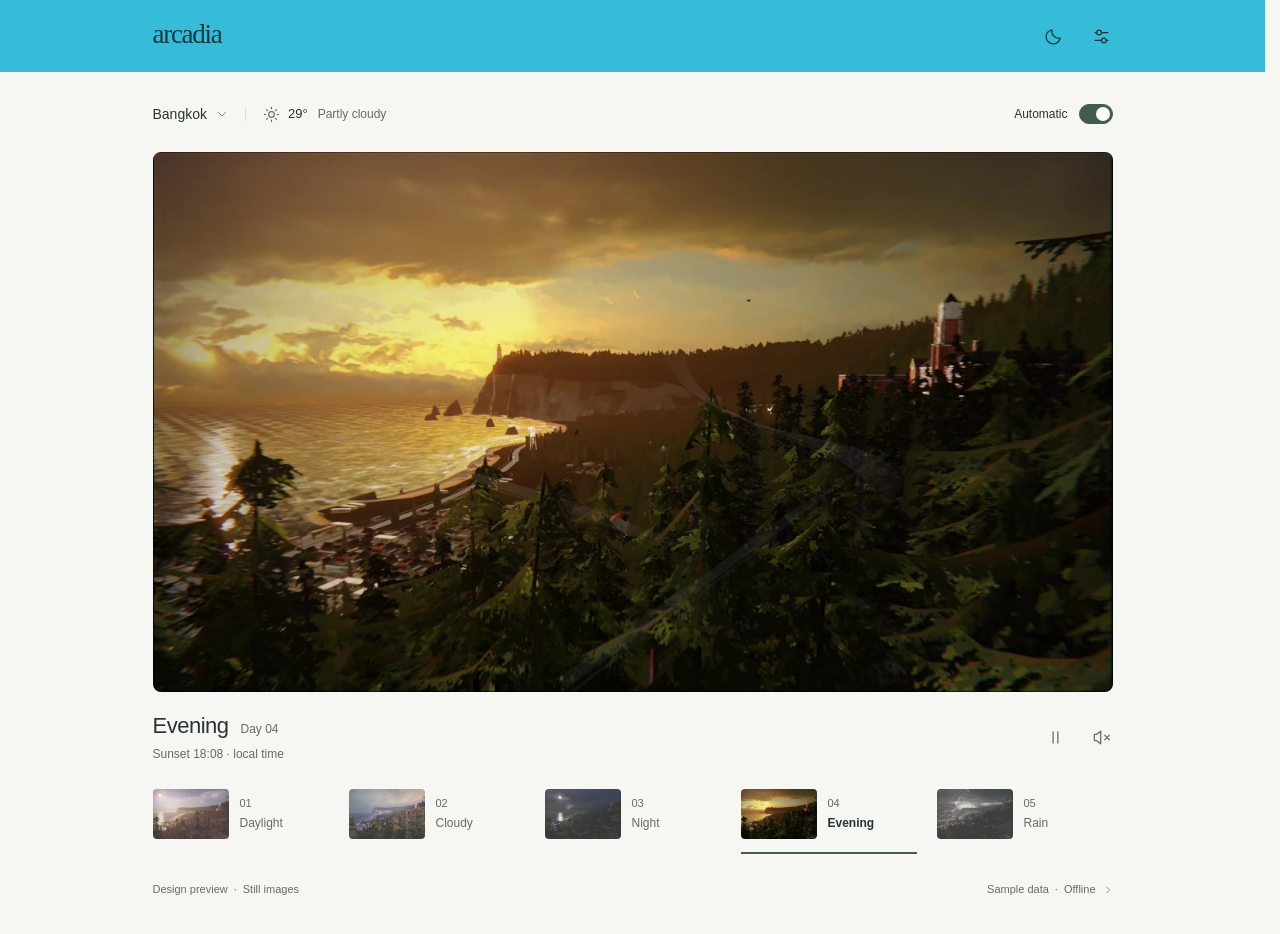
<file: ui-draft/index.html>
<!doctype html>
<html lang="en" data-theme="light">
<head>
  <meta charset="utf-8">
  <meta name="viewport" content="width=device-width, initial-scale=1">
  <meta name="color-scheme" content="light dark">
  <meta name="description" content="A minimal interface draft for Arcadia Weather.">
  <title>Arcadia Weather — Design preview</title>
  <link rel="icon" href="data:image/svg+xml,%3Csvg xmlns='http://www.w3.org/2000/svg' viewBox='0 0 40 40'%3E%3Crect width='40' height='40' rx='10' fill='%232b2c29'/%3E%3Cpath d='M10 29L20 10l10 19M14 23h12' fill='none' stroke='%23f7f7f3' stroke-width='2'/%3E%3C/svg%3E">
  <link rel="stylesheet" href="styles.css">
  <script src="app.js" defer></script>
</head>
<body>
  <a class="skip-link" href="#wallpaper">Skip to wallpaper</a>
  <svg class="icon-library" xmlns="http://www.w3.org/2000/svg" aria-hidden="true">
    <symbol id="i-pin" viewBox="0 0 24 24"><path d="M20 10c0 6-8 11-8 11S4 16 4 10a8 8 0 1 1 16 0Z"/><circle cx="12" cy="10" r="2.5"/></symbol>
    <symbol id="i-sun" viewBox="0 0 24 24"><circle cx="12" cy="12" r="4"/><path d="M12 2v2m0 16v2M2 12h2m16 0h2M5 5l1.5 1.5m11 11L19 19M5 19l1.5-1.5m11-11L19 5"/></symbol>
    <symbol id="i-moon" viewBox="0 0 24 24"><path d="M20.5 14A9 9 0 0 1 10 3.5 9 9 0 1 0 20.5 14Z"/></symbol>
    <symbol id="i-cloud" viewBox="0 0 24 24"><path d="M6 18a4 4 0 0 1-.7-7.9 6 6 0 0 1 11.6-1A4.5 4.5 0 1 1 18 18Z"/></symbol>
    <symbol id="i-rain" viewBox="0 0 24 24"><path d="M5 15a4 4 0 0 1 .3-7.3 6 6 0 0 1 11.6-1A4.5 4.5 0 0 1 20 15M8 17l-1 3m6-3-1 3m6-3-1 3"/></symbol>
    <symbol id="i-sunset" viewBox="0 0 24 24"><path d="M3 17h18M5 21h14M7 17a5 5 0 0 1 10 0M12 3v4M4 9l2 2m14-2-2 2M12 3l-2 2m2-2 2 2"/></symbol>
    <symbol id="i-refresh" viewBox="0 0 24 24"><path d="M20 7v5h-5M4 17v-5h5M6.2 6.2A8 8 0 0 1 20 12M4 12a8 8 0 0 0 13.8 5.8"/></symbol>
    <symbol id="i-arrow" viewBox="0 0 24 24"><path d="M5 12h14m-5-5 5 5-5 5"/></symbol>
    <symbol id="i-chevron" viewBox="0 0 24 24"><path d="m9 5 7 7-7 7"/></symbol>
    <symbol id="i-pause" viewBox="0 0 24 24"><path d="M9 5v14M15 5v14"/></symbol>
    <symbol id="i-play" viewBox="0 0 24 24"><path d="m8 5 11 7-11 7Z"/></symbol>
    <symbol id="i-volume" viewBox="0 0 24 24"><path d="M11 4 6 8H3v8h3l5 4ZM15 8a6 6 0 0 1 0 8m3-11a10 10 0 0 1 0 14"/></symbol>
    <symbol id="i-muted" viewBox="0 0 24 24"><path d="M11 4 6 8H3v8h3l5 4Zm5 5 6 6m0-6-6 6"/></symbol>
    <symbol id="i-locate" viewBox="0 0 24 24"><circle cx="12" cy="12" r="7"/><circle cx="12" cy="12" r="2"/><path d="M12 2v3m0 14v3M2 12h3m14 0h3"/></symbol>
    <symbol id="i-check" viewBox="0 0 24 24"><path d="m5 12 4 4L19 6"/></symbol>
    <symbol id="i-monitor" viewBox="0 0 24 24"><rect x="3" y="3" width="18" height="13" rx="2"/><path d="M12 16v5m-5 0h10"/></symbol>
    <symbol id="i-search" viewBox="0 0 24 24"><circle cx="10.5" cy="10.5" r="6.5"/><path d="m16 16 5 5"/></symbol>
  <symbol id="i-settings" viewBox="0 0 24 24"><path d="M4 7h16M4 17h16"/><circle cx="9" cy="7" r="3" fill="var(--background)"/><circle cx="15" cy="17" r="3" fill="var(--background)"/></symbol><symbol id="i-close" viewBox="0 0 24 24"><path d="m6 6 12 12M6 18 18 6"/></symbol></svg>
  <header class="app-header">
    <div class="app-shell header-inner">
      <span class="wordmark">arcadia<span class="sr-only"> Weather</span></span>
      <div class="header-actions">
        <button class="icon-button" id="theme-button" aria-label="Switch to dark theme" title="Appearance"><svg class="icon" aria-hidden="true"><use href="#i-moon"/></svg></button>
        <button class="icon-button" data-open="settings-dialog" aria-haspopup="dialog" aria-label="Open settings" title="Settings"><svg class="icon" aria-hidden="true"><use href="#i-settings"/></svg></button>
      </div>
    </div>
  </header>
  <div class="app-shell">
    <main id="wallpaper" tabindex="-1" aria-label="Wallpaper">
      <div class="context-row">
        <div class="location-weather">
          <button class="location-button" data-open="settings-dialog" data-focus="district" aria-haspopup="dialog" aria-label="Change location, currently Bangkok"><span id="header-location">Bangkok</span><svg class="icon tiny" aria-hidden="true"><use href="#i-chevron"/></svg></button>
          <span class="context-divider" aria-hidden="true"></span>
          <button class="weather-button" data-open="preview-dialog" aria-haspopup="dialog" aria-label="Sample weather: 29 degrees Celsius, partly cloudy"><svg class="icon" id="weather-icon" aria-hidden="true"><use href="#i-sun"/></svg><span id="temperature">29°</span><span class="condition" id="weather-condition">Partly cloudy</span></button>
        </div>
        <label class="automatic-control" for="automatic-toggle" title="Follow the selected location’s time and weather"><span>Automatic</span><input class="switch" id="automatic-toggle" type="checkbox" role="switch" checked aria-describedby="automatic-hint"></label>
        <span class="sr-only" id="automatic-hint">Follows sample local time and weather. Choosing a scene holds it until Automatic is turned on again.</span>
      </div>

      <div class="hero" id="hero" role="group" aria-label="Arcadia Bay still-image preview">
        <div class="hero-images" id="hero-images">
          <img class="hero-image" src="assets/day1.jpg" alt="Arcadia Bay in daylight" data-scene-image="1" aria-hidden="true">
          <img class="hero-image" src="assets/day2.jpg" alt="Clouds over Arcadia Bay" data-scene-image="2" aria-hidden="true">
          <img class="hero-image" src="assets/day3.jpg" alt="Arcadia Bay at night" data-scene-image="3" aria-hidden="true">
          <img class="hero-image visible" src="assets/day4.jpg" alt="Evening light over Arcadia Bay" data-scene-image="4">
          <img class="hero-image" src="assets/day5.jpg" alt="A storm over Arcadia Bay" data-scene-image="5" aria-hidden="true">
        </div>
        <span class="paused-label" id="paused-label" hidden><svg class="icon tiny" aria-hidden="true"><use href="#i-pause"/></svg>Paused</span>
      </div>

      <div class="scene-toolbar">
        <div class="scene-caption"><div class="scene-heading"><h1 id="scene-title">Evening</h1><span class="scene-meta" id="scene-meta">Day 04</span><span class="manual-label" id="manual-label" hidden>Manual</span></div><p class="scene-detail" id="scene-detail">Sunset 18:08 · local time</p></div>
        <div class="playback-controls">
          <button class="icon-button" id="pause-button" aria-label="Pause preview" aria-pressed="false" title="Pause"><svg class="icon" aria-hidden="true"><use href="#i-pause"/></svg></button>
          <details class="sound-control" id="sound-control"><summary class="icon-button" aria-label="Sound controls, muted" title="Sound"><svg class="icon" id="sound-icon" aria-hidden="true"><use href="#i-muted"/></svg></summary><div class="sound-popover"><div class="sound-heading"><span>Sound</span><button class="text-button" id="mute-button" aria-label="Mute sound" aria-pressed="true">Off</button></div><label class="sr-only" for="volume">Volume</label><input id="volume" type="range" min="0" max="100" value="35"><output for="volume" id="volume-value">35%</output><span class="sound-note">Audio is simulated in this preview.</span></div></details>
        </div>
      </div>

      <div class="scene-list" role="group" aria-label="Choose a wallpaper scene" aria-describedby="scene-help">
        <button class="scene-card" data-scene="1" aria-pressed="false"><img src="assets/day1.jpg" alt=""><span><span class="scene-number">01</span><span>Daylight</span></span></button>
        <button class="scene-card" data-scene="2" aria-pressed="false"><img src="assets/day2.jpg" alt=""><span><span class="scene-number">02</span><span>Cloudy</span></span></button>
        <button class="scene-card" data-scene="3" aria-pressed="false"><img src="assets/day3.jpg" alt=""><span><span class="scene-number">03</span><span>Night</span></span></button>
        <button class="scene-card selected" data-scene="4" aria-pressed="true"><img src="assets/day4.jpg" alt=""><span><span class="scene-number">04</span><span>Evening</span></span></button>
        <button class="scene-card" data-scene="5" aria-pressed="false"><img src="assets/day5.jpg" alt=""><span><span class="scene-number">05</span><span>Rain</span></span></button>
      </div>
      <span class="sr-only" id="scene-help">Use arrow keys to move between scenes. Press Enter or Space to hold a scene manually.</span>
      <p class="sr-only" id="scene-status" role="status" aria-live="polite" aria-atomic="true"></p>
    </main>
    <footer class="app-footer"><span>Design preview<span class="footer-dot" aria-hidden="true">·</span>Still images</span><button class="text-button sample-button" data-open="preview-dialog" aria-haspopup="dialog">Sample data<span class="footer-dot" aria-hidden="true">·</span>Offline<svg class="icon tiny" aria-hidden="true"><use href="#i-chevron"/></svg></button></footer>
  </div>

  <dialog id="settings-dialog" aria-labelledby="settings-heading">
    <div class="dialog-heading"><h2 id="settings-heading">Settings</h2><button class="icon-button" data-close aria-label="Close settings"><svg class="icon" aria-hidden="true"><use href="#i-close"/></svg></button></div>
    <form id="settings-form" novalidate>
      <div class="dialog-content">
        <section class="settings-section" aria-labelledby="location-heading">
          <div class="section-heading"><h3 id="location-heading">Location</h3><button type="button" class="text-button locate-button" id="locate-button"><svg class="icon" aria-hidden="true"><use href="#i-locate"/></svg><span>Use my location</span></button></div>
          <div class="search-field"><label class="sr-only" for="district">City or district</label><svg class="icon" aria-hidden="true"><use href="#i-search"/></svg><input type="search" id="district" name="district" value="Bangkok" placeholder="City or district" autocomplete="off" aria-controls="location-results" aria-describedby="location-hint"></div>
          <p class="helper location-hint" id="location-hint">Offline sample search. Location autofill is simulated.</p>
          <div id="location-results" class="location-results" role="group" aria-label="Sample locations" hidden></div>
          <p class="inline-notice" id="location-status" role="status" hidden></p>
          <details class="settings-details" id="coordinates-details"><summary>Enter coordinates<svg class="icon tiny" aria-hidden="true"><use href="#i-chevron"/></svg></summary><div class="details-content"><div class="field"><label for="location-name">Name</label><input id="location-name" value="Bangkok" maxlength="100" required></div><div class="two-fields"><div class="field"><label for="latitude">Latitude</label><input id="latitude" type="number" min="-90" max="90" step="any" value="13.7563" required></div><div class="field"><label for="longitude">Longitude</label><input id="longitude" type="number" min="-180" max="180" step="any" value="100.5018" required></div></div><div class="field"><label for="timezone">Timezone</label><input id="timezone" value="Asia/Bangkok" placeholder="e.g. Asia/Bangkok" spellcheck="false" required></div></div></details>
        </section>
        <section class="settings-section" aria-labelledby="desktop-heading">
          <h3 id="desktop-heading">Desktop</h3>
          <div class="preference"><label for="display">Display</label><select id="display"><option value="primary">Primary display</option><option value="secondary">Display 2 · Sample</option></select></div>
          <label class="preference" for="startup"><span>Start with Windows</span><input class="switch" id="startup" type="checkbox" role="switch"></label>
          <label class="preference" for="fullscreen"><span>Pause for fullscreen apps</span><input class="switch" id="fullscreen" type="checkbox" role="switch" checked></label>
        </section>
        <details class="settings-details advanced-details"><summary>Scene timing<svg class="icon tiny" aria-hidden="true"><use href="#i-chevron"/></svg></summary><div class="details-content"><div class="two-fields"><div class="field"><label for="cloud-enter">Clouds appear at (%)</label><input type="number" id="cloud-enter" min="1" max="100" value="70" required></div><div class="field"><label for="cloud-exit">Clouds clear at (%)</label><input type="number" id="cloud-exit" min="0" max="99" value="55" required></div></div><div class="field"><label for="evening">Evening before sunset · minutes</label><input type="number" id="evening" min="0" max="240" value="60" required></div><div class="field"><label for="night">Night after sunset · minutes</label><input type="number" id="night" min="0" max="180" value="30" required></div></div></details>
      </div>
      <div class="dialog-footer"><p id="save-status" role="status">Saved for this session only.</p><button class="button primary" type="submit">Save changes</button></div>
    </form>
  </dialog>

  <dialog id="preview-dialog" aria-labelledby="preview-heading">
    <div class="dialog-heading"><h2 id="preview-heading">Sample weather</h2><button class="icon-button" data-close aria-label="Close sample weather"><svg class="icon" aria-hidden="true"><use href="#i-close"/></svg></button></div>
    <div class="dialog-content">
      <p class="helper">Try a condition with Automatic on to see the scene change.</p>
      <div class="field"><label for="scenario-select">Condition</label><select id="scenario-select"><option value="day">Clear morning</option><option value="afternoon">Clear afternoon</option><option value="evening" selected>Evening</option><option value="night">Clear night</option><option value="clouds">Cloudy day</option><option value="evening-clouds">Cloudy evening</option><option value="night-clouds">Cloudy night</option><option value="rain">Rain</option><option value="drizzle">Morning drizzle</option><option value="showers">Evening showers</option><option value="storm">Night thunderstorm</option></select></div>
      <div class="preview-selection" role="status"><span id="sample-scene">Evening · Day 04</span><button class="text-button" id="resume-automatic" hidden>Resume Automatic</button></div>
      <dl class="weather-details"><div><dt>Location</dt><dd id="sample-location">Bangkok</dd></div><div><dt>Sample local time</dt><dd id="weather-time">17:42</dd></div><div><dt>Cloud cover</dt><dd id="cloud-cover">32%</dd></div><div><dt>Precipitation</dt><dd id="precipitation">0 mm</dd></div><div><dt>Sunrise</dt><dd id="sunrise-time">06:09</dd></div><div><dt>Sunset</dt><dd id="sunset-time">18:08</dd></div></dl>
      <p class="helper" id="sample-timing-note">Illustrative local times for Bangkok.</p>
      <div class="refresh-row"><span id="refresh-status" role="status">Offline sample · No live connection</span><button class="icon-button" id="refresh-button" aria-label="Refresh sample weather" title="Refresh sample weather"><svg class="icon" aria-hidden="true"><use href="#i-refresh"/></svg></button></div>
      <details class="settings-details"><summary>How scenes change<svg class="icon tiny" aria-hidden="true"><use href="#i-chevron"/></svg></summary><dl class="rule-list"><div><dt>01 · Daylight</dt><dd>Morning and afternoon</dd></div><div><dt>04 · Evening</dt><dd>Around local sunset</dd></div><div><dt>03 · Night</dt><dd>After dusk until sunrise</dd></div><div><dt>02 · Cloudy</dt><dd>Replaces daylight and evening only</dd></div><div><dt>05 · Rain</dt><dd>Rain, drizzle, showers and thunderstorms replace every scene</dd></div></dl><p class="helper">Timing follows the selected location’s sunrise and sunset. Adjust the offsets in Settings.</p></details>
      <p class="helper preview-note">Windows app: Open-Meteo updates every 5 minutes. This offline preview uses sample weather and solar times.</p>
    </div>
    <div class="dialog-footer"><span class="helper">Choose a scene to hold it manually.</span><button class="button" data-close>Done</button></div>
  </dialog>
  <div class="toast" id="toast" role="status" aria-live="polite"></div>
</body>
</html>
</file>
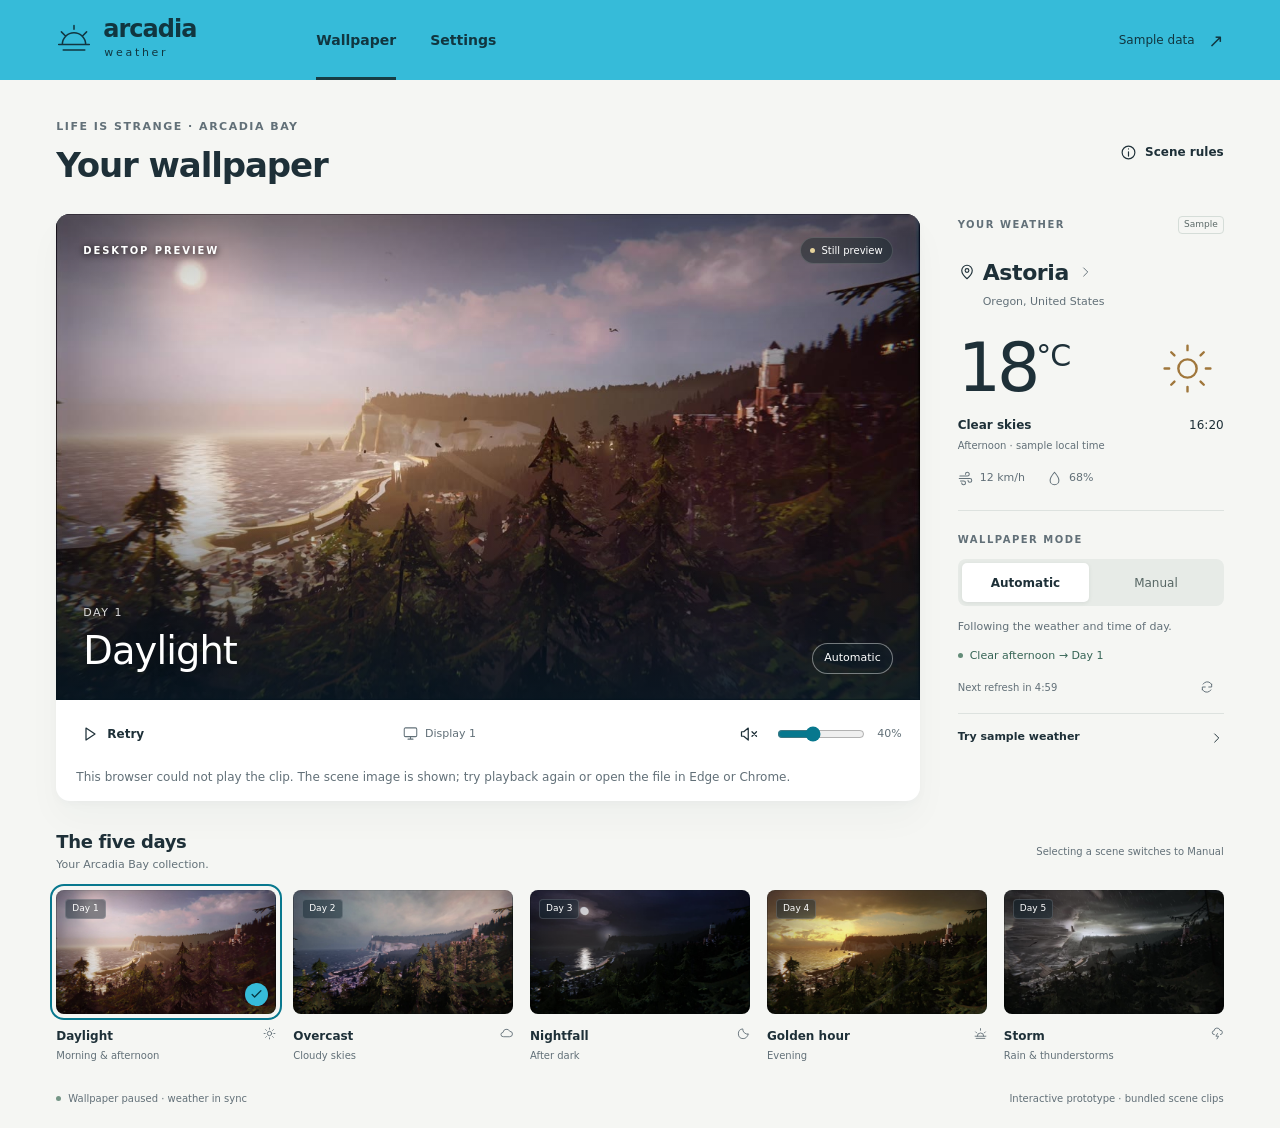
<file: arcadia-weather-prototype/source/index.html>
<!doctype html>
<html lang="en">
<head>
  <meta charset="utf-8">
  <meta name="viewport" content="width=device-width, initial-scale=1">
  <meta name="theme-color" content="#36bbd9">
  <meta name="color-scheme" content="light">
  <title>Arcadia Weather — Interactive prototype</title>
  <link rel="stylesheet" href="styles.css">
</head>
<body>
  <a class="skip-link" href="#main">Skip to content</a>
  <svg class="icon-definitions" xmlns="http://www.w3.org/2000/svg" aria-hidden="true">
    <defs>
      <symbol id="i-sun" viewBox="0 0 24 24"><circle cx="12" cy="12" r="4"/><path d="M12 2v2m0 16v2M2 12h2m16 0h2M4.9 4.9l1.4 1.4m11.4 11.4 1.4 1.4M4.9 19.1l1.4-1.4M17.7 6.3l1.4-1.4"/></symbol>
      <symbol id="i-moon" viewBox="0 0 24 24"><path d="M20.5 13.3A9 9 0 0 1 10.7 3.5 9 9 0 1 0 20.5 13.3Z"/></symbol>
      <symbol id="i-cloud" viewBox="0 0 24 24"><path d="M6 18a4 4 0 0 1-.4-8A6.5 6.5 0 0 1 18 8a5 5 0 0 1 0 10Z"/></symbol>
      <symbol id="i-rain" viewBox="0 0 24 24"><path d="M6 14a3.5 3.5 0 0 1-.3-7A5.5 5.5 0 0 1 16.5 6a4 4 0 0 1 1 8M7 18l-1 3m6-3-1 3m6-3-1 3"/></symbol>
      <symbol id="i-storm" viewBox="0 0 24 24"><path d="M6 14a3.5 3.5 0 0 1-.3-7A5.5 5.5 0 0 1 16.5 6a4 4 0 0 1 1 8M12 12l-3 5h5l-3 5"/></symbol>
      <symbol id="i-sunset" viewBox="0 0 24 24"><path d="M2 17h20M4 21h16M6 17a6 6 0 0 1 12 0M12 3v3M3 9l2 2m14 0 2-2"/></symbol>
      <symbol id="i-pin" viewBox="0 0 24 24"><path d="M19 10c0 5-7 11-7 11S5 15 5 10a7 7 0 1 1 14 0Z"/><circle cx="12" cy="10" r="2.5"/></symbol>
      <symbol id="i-arrow" viewBox="0 0 24 24"><path d="M5 12h14m-5-5 5 5-5 5"/></symbol>
      <symbol id="i-chevron" viewBox="0 0 24 24"><path d="m8 5 7 7-7 7"/></symbol>
      <symbol id="i-pause" viewBox="0 0 24 24"><path d="M8 5v14M16 5v14" stroke-width="3"/></symbol>
      <symbol id="i-play" viewBox="0 0 24 24"><path d="m8 4 12 8-12 8Z"/></symbol>
      <symbol id="i-volume" viewBox="0 0 24 24"><path d="m11 4-6 5H2v6h3l6 5ZM15 8a6 6 0 0 1 0 8m3-11a10 10 0 0 1 0 14"/></symbol>
      <symbol id="i-muted" viewBox="0 0 24 24"><path d="m11 4-6 5H2v6h3l6 5Zm5 5 6 6m0-6-6 6"/></symbol>
      <symbol id="i-monitor" viewBox="0 0 24 24"><rect x="2" y="3" width="20" height="14" rx="2"/><path d="M12 17v4m-4 0h8"/></symbol>
      <symbol id="i-check" viewBox="0 0 24 24"><path d="m5 12 4 4L19 6"/></symbol>
      <symbol id="i-close" viewBox="0 0 24 24"><path d="m6 6 12 12m0-12L6 18"/></symbol>
      <symbol id="i-search" viewBox="0 0 24 24"><circle cx="10.5" cy="10.5" r="6.5"/><path d="m16 16 5 5"/></symbol>
      <symbol id="i-locate" viewBox="0 0 24 24"><circle cx="12" cy="12" r="7"/><circle cx="12" cy="12" r="2"/><path d="M12 2v3m0 14v3M2 12h3m14 0h3"/></symbol>
      <symbol id="i-info" viewBox="0 0 24 24"><circle cx="12" cy="12" r="9"/><path d="M12 11v6m0-10v.1"/></symbol>
      <symbol id="i-refresh" viewBox="0 0 24 24"><path d="M20 7v5h-5M4 17v-5h5M5.3 7a8 8 0 0 1 13.2-1L20 8M4 16l1.5 2A8 8 0 0 0 18.7 17"/></symbol>
      <symbol id="i-wind" viewBox="0 0 24 24"><path d="M3 8h12a3 3 0 1 0-3-3M2 12h17a3 3 0 1 1-3 3M4 16h5a3 3 0 1 1-3 3"/></symbol>
      <symbol id="i-drop" viewBox="0 0 24 24"><path d="M12 2S5 10 5 15a7 7 0 0 0 14 0c0-5-7-13-7-13Z"/></symbol>
    </defs>
  </svg>

  <header class="topbar">
    <a class="brand" href="#wallpaper" aria-label="Arcadia Weather home">
      <svg class="brand-mark" viewBox="0 0 40 40" fill="none" aria-hidden="true"><path d="M7 25a13 13 0 0 1 26 0M3 25h34M8 31h24M20 4v4M6 11l4 4m20 0 4-4" stroke="currentColor" stroke-width="1.7" stroke-linecap="round"/></svg>
      <span>arcadia<span class="brand-secondary">weather</span></span>
    </a>
    <nav class="main-nav" aria-label="Main navigation">
      <a href="#wallpaper" id="nav-wallpaper" aria-current="page">Wallpaper</a>
      <a href="#settings" id="nav-settings">Settings</a>
    </nav>
    <span class="prototype-badge">Sample data <span aria-hidden="true">↗</span></span>
  </header>

  <main id="main" tabindex="-1">
    <section id="wallpaper-view" aria-labelledby="wallpaper-heading">
      <div class="page-heading">
        <div><p class="eyebrow">Life is Strange · Arcadia Bay</p><h1 id="wallpaper-heading" tabindex="-1">Your wallpaper</h1></div>
        <button class="text-button rules-trigger" type="button"><svg class="icon"><use href="#i-info"/></svg>Scene rules</button>
      </div>

      <div class="workspace-grid">
        <section class="preview-card" aria-label="Current wallpaper preview">
          <div class="preview-stage" id="preview-stage">
            <img id="preview-poster" src="assets/day1.jpg" alt="Sunlight falls across Arcadia Bay, its beach and wooded cliffs." width="1200" height="675">
            <video id="wallpaper-video" muted loop playsinline preload="metadata" aria-label="Animated wallpaper preview"></video>
            <div class="preview-shade" aria-hidden="true"></div>
            <div class="preview-topline"><span class="preview-label">Desktop preview</span><span class="playback-status" id="playback-status"><span class="status-dot"></span><span id="playback-status-text">Loading</span></span></div>
            <div class="preview-bottomline"><div><span class="scene-day" id="preview-day">Day 1</span><h2 id="preview-name">Daylight</h2></div><span class="preview-mode" id="preview-mode">Automatic</span></div>
          </div>
          <div class="playback-bar">
            <button type="button" class="transport-button" id="pause-button" aria-label="Pause wallpaper"><svg class="icon"><use id="pause-icon" href="#i-pause"/></svg><span id="pause-label">Pause</span></button>
            <span class="display-label"><svg class="icon"><use href="#i-monitor"/></svg><span id="preview-display">Display 1</span></span>
            <div class="volume-control"><button class="icon-button" type="button" id="mute-button" aria-label="Unmute wallpaper" aria-pressed="true"><svg class="icon"><use id="volume-icon" href="#i-muted"/></svg></button><label class="sr-only" for="volume">Wallpaper volume</label><input id="volume" type="range" min="0" max="100" value="40"><output id="volume-value" for="volume">40%</output></div>
          </div>
          <p id="playback-note" class="playback-note" hidden></p>
        </section>

        <aside class="weather-sidebar" aria-label="Weather and wallpaper mode">
          <section class="weather-summary" aria-labelledby="weather-heading">
            <div class="section-kicker"><h2 id="weather-heading">Your weather</h2><span class="sample-label">Sample</span></div>
            <button class="location-button" id="location-shortcut" type="button"><svg class="icon"><use href="#i-pin"/></svg><span id="current-city">Astoria</span><svg class="icon location-arrow"><use href="#i-chevron"/></svg></button>
            <p class="location-region" id="current-region">Oregon, United States</p>
            <div class="weather-reading"><span id="temperature">18<span>°C</span></span><svg class="weather-symbol"><use id="weather-icon" href="#i-sun"/></svg></div>
            <div class="weather-description"><strong id="weather-description">Clear skies</strong><span id="local-time">16:20</span></div>
            <p class="local-period" id="local-period">Afternoon · sample local time</p>
            <div class="weather-details"><span><svg class="icon"><use href="#i-wind"/></svg><span id="wind-speed">12 km/h</span></span><span><svg class="icon"><use href="#i-drop"/></svg><span id="humidity">68%</span></span></div>
          </section>

          <section class="mode-section" aria-labelledby="mode-heading">
            <div class="section-kicker"><h2 id="mode-heading">Wallpaper mode</h2></div>
            <div class="segmented-control" role="group" aria-label="Wallpaper mode">
              <button type="button" id="automatic-button" aria-pressed="true">Automatic</button>
              <button type="button" id="manual-button" aria-pressed="false">Manual</button>
            </div>
            <p class="mode-explanation" id="mode-explanation">Following the weather and time of day.</p>
            <div class="current-rule"><span class="rule-dot" aria-hidden="true"></span><p id="current-rule">Clear afternoon → Day 1</p></div>
            <div class="refresh-row"><span id="refresh-label">Next refresh in <span id="refresh-countdown">5:00</span></span><button type="button" id="refresh-button" class="icon-button" aria-label="Refresh sample weather now" title="Refresh sample weather"><svg class="icon"><use href="#i-refresh"/></svg></button></div>
          </section>

          <details class="sample-controls" id="sample-controls">
            <summary>Try sample weather<svg class="icon"><use href="#i-chevron"/></svg></summary>
            <div class="sample-controls-body">
              <p>Change the sample forecast to explore how scenes respond.</p>
              <label for="sample-weather">Weather</label>
              <select id="sample-weather"><option value="clear">Clear skies</option><option value="cloudy">Cloudy</option><option value="rain">Rain</option><option value="drizzle">Drizzle</option><option value="showers">Showers</option><option value="thunderstorm">Thunderstorm</option></select>
              <label for="sample-time">Local time</label><input type="time" id="sample-time" value="16:20" required>
              <p class="field-error" id="time-error" hidden>Enter a valid time.</p>
              <p class="sample-note">Sample time stays fixed. Weather refreshes every five minutes.</p>
            </div>
          </details>
        </aside>
      </div>

      <section class="scene-library" aria-labelledby="scenes-heading">
        <div class="scene-library-heading"><div><h2 id="scenes-heading">The five days</h2><p>Your Arcadia Bay collection.</p></div><span id="scene-mode-note">Selecting a scene switches to Manual</span></div>
        <div class="scene-grid" id="scene-grid" role="group" aria-label="Choose a wallpaper scene"></div>
      </section>
      <footer class="page-footer"><span><span class="footer-dot" aria-hidden="true"></span><span id="footer-status">Weather in sync</span></span><span>Interactive prototype · bundled scene clips</span></footer>
    </section>

    <section id="settings-view" aria-labelledby="settings-heading" hidden>
      <div class="page-heading"><div><p class="eyebrow">Preferences</p><h1 id="settings-heading" tabindex="-1">Settings</h1></div><span class="settings-save-state" id="settings-save-state">Changes save automatically</span></div>
      <div class="settings-layout">
        <nav class="settings-nav" aria-label="Settings sections"><a href="#location-settings">Location<svg class="icon"><use href="#i-arrow"/></svg></a><a href="#display-settings">Display<svg class="icon"><use href="#i-arrow"/></svg></a><a href="#behavior-settings">App behavior<svg class="icon"><use href="#i-arrow"/></svg></a><p>This is a local prototype.<br>Location and displays use sample data. Windows settings are simulated.</p></nav>
        <div class="settings-content">
          <section class="settings-section" id="location-settings" aria-labelledby="location-settings-heading">
            <div class="settings-section-heading"><h2 id="location-settings-heading">Location</h2><p>Choose the location used for weather.</p></div>
            <div class="location-current"><div class="location-current-icon"><svg class="icon"><use href="#i-pin"/></svg></div><div><strong id="settings-city">Astoria</strong><span id="settings-coordinates">46.1879° N, 123.8313° W</span></div><span class="sample-label">Sample location</span></div>
            <label for="city-search">Search a city or district</label>
            <div class="search-field"><svg class="icon"><use href="#i-search"/></svg><input id="city-search" type="search" placeholder="Try Astoria, Seattle, or Bang Rak" autocomplete="off" aria-describedby="search-help" aria-expanded="false" aria-controls="search-results" aria-autocomplete="list" role="combobox"><span class="search-hint" aria-hidden="true">⌕</span></div>
            <p class="field-help" id="search-help">Search a small, offline collection of sample locations.</p>
            <ul class="search-results" id="search-results" role="listbox" aria-label="Sample location results" hidden></ul>
            <p class="field-help" id="search-empty" role="status" hidden>No sample location found. You can enter coordinates below.</p>
            <button type="button" class="secondary-button locate-button" id="use-location"><svg class="icon"><use href="#i-locate"/></svg>Use my location<span class="inline-sample">Sample</span></button>
            <p class="field-help">Autofills the sample coordinates for Astoria. No GPS access.</p>
            <form id="coordinates-form" novalidate>
              <div class="coordinate-fields"><div><label for="latitude">Latitude</label><input type="number" id="latitude" min="-90" max="90" step="any" value="46.1879" required aria-describedby="coordinate-help coordinate-error"></div><div><label for="longitude">Longitude</label><input type="number" id="longitude" min="-180" max="180" step="any" value="-123.8313" required aria-describedby="coordinate-help coordinate-error"></div></div>
              <p class="field-help" id="coordinate-help">Latitude −90 to 90. Longitude −180 to 180.</p><p class="field-error" id="coordinate-error" role="alert" hidden></p>
              <div class="coordinate-actions"><button type="submit" class="primary-button" id="apply-coordinates">Apply coordinates<svg class="icon"><use href="#i-arrow"/></svg></button><span id="coordinate-status" class="field-help" role="status"></span></div>
            </form>
          </section>
          <section class="settings-section" id="display-settings" aria-labelledby="display-settings-heading">
            <div class="settings-section-heading"><h2 id="display-settings-heading">Display</h2><p>Set the wallpaper display and appearance.</p></div>
            <div class="setting-row"><div><label for="display-select">Wallpaper display</label><p>Available displays are samples.</p></div><select id="display-select"><option value="1">Display 1 · Primary</option><option value="2">Display 2 · Secondary</option><option value="all">All displays</option></select></div>
            <div class="display-diagram" aria-hidden="true"><div class="mini-monitor selected" data-monitor="1"><span>1</span><small>Primary</small></div><div class="mini-monitor" data-monitor="2"><span>2</span><small>Secondary</small></div></div>
            <div class="setting-row"><div><label for="fit-select">Wallpaper fit</label><p>Also applies to the preview.</p></div><select id="fit-select"><option value="cover">Fill screen</option><option value="contain">Fit to screen</option><option value="fill">Stretch</option></select></div>
            <div class="setting-row"><div><label for="aspect-select">Preview screen</label><p>Try a different display shape.</p></div><select id="aspect-select"><option value="wide">Widescreen · 16:9</option><option value="ultrawide">Ultrawide · 21:9</option><option value="classic">Standard · 4:3</option></select></div>
            <div class="setting-row"><div><label for="motion-switch">Reduce motion</label><p>New scenes start paused. Interface transitions are removed.</p><span class="field-help" id="system-motion-note"></span></div><button type="button" class="switch" id="motion-switch" role="switch" aria-checked="false" aria-labelledby="motion-label"><span class="sr-only" id="motion-label">Reduce motion</span><span class="switch-thumb"></span></button></div>
          </section>
          <section class="settings-section" id="behavior-settings" aria-labelledby="behavior-settings-heading">
            <div class="settings-section-heading"><h2 id="behavior-settings-heading">App behavior</h2><p>Control startup and automatic pausing.</p></div>
            <div class="setting-row"><div><span class="setting-label" id="startup-label">Start with Windows</span><p>Have your wallpaper ready when you sign in.</p></div><button type="button" class="switch" id="startup-switch" role="switch" aria-checked="true" aria-labelledby="startup-label"><span class="switch-thumb"></span></button></div>
            <div class="setting-row"><div><span class="setting-label" id="fullscreen-label">Pause during fullscreen apps</span><p>Pause the wallpaper while a fullscreen app is active.</p></div><button type="button" class="switch" id="fullscreen-switch" role="switch" aria-checked="true" aria-labelledby="fullscreen-label"><span class="switch-thumb"></span></button></div>
            <div class="fullscreen-sample"><div><strong>Try fullscreen behavior</strong><p id="fullscreen-sample-status">No sample fullscreen app is running.</p></div><button class="secondary-button" type="button" id="simulate-fullscreen" aria-pressed="false">Simulate fullscreen app</button></div>
          </section>
          <div class="settings-bottom"><p>Preferences stay in this browser when local storage is available.</p><button type="button" class="text-button" id="reset-button">Reset prototype</button></div>
        </div>
      </div>
    </section>
  </main>

  <dialog id="rules-dialog" aria-labelledby="rules-title">
    <div class="dialog-heading"><div><p class="eyebrow">Automatic mode</p><h2 id="rules-title">How scenes change</h2></div><button type="button" class="icon-button close-dialog" aria-label="Close scene rules"><svg class="icon"><use href="#i-close"/></svg></button></div>
    <p class="dialog-intro">Automatic follows your local time, then checks the weather.</p>
    <ol class="rules-list"><li><span class="rule-number">01</span><div><strong>Start with the time</strong><p>Morning & afternoon → Day 1<br>Evening → Day 4<br>Night → Day 3</p><small>Sample hours: day 06:00–17:59, evening 18:00–20:59, night 21:00–05:59.</small></div></li><li><span class="rule-number">02</span><div><strong>Let the clouds roll in</strong><p>Cloudy weather → Day 2 during daytime or evening. Night stays Day 3.</p></div></li><li><span class="rule-number">03</span><div><strong>Rain takes priority</strong><p>Rain, drizzle, showers, or thunderstorms → Day 5, even at night.</p></div></li></ol>
    <div class="dialog-note"><svg class="icon"><use href="#i-info"/></svg><p>Weather refreshes every five minutes. A manually selected scene stays until you enable Automatic again.</p></div><button class="primary-button close-dialog dialog-done" type="button">Got it<svg class="icon"><use href="#i-check"/></svg></button>
  </dialog>
  <dialog id="reset-dialog" aria-labelledby="reset-title"><div class="dialog-heading"><h2 id="reset-title">Reset the prototype?</h2><button type="button" class="icon-button close-reset" aria-label="Cancel reset"><svg class="icon"><use href="#i-close"/></svg></button></div><p class="dialog-intro">Restore the sample location, weather, scenes, and preferences to their original values.</p><div class="dialog-actions"><button class="secondary-button close-reset" type="button">Keep my settings</button><button class="primary-button" type="button" id="confirm-reset">Reset prototype</button></div></dialog>
  <div class="toast" id="toast" role="status" aria-live="polite" aria-atomic="true" hidden><svg class="icon"><use href="#i-check"/></svg><span id="toast-message"></span></div>
  <div class="sr-only" id="announcer" role="status" aria-live="polite" aria-atomic="true"></div>
  <noscript><p class="noscript-message">Enable JavaScript to explore this interactive prototype.</p></noscript>
  <script src="core.js"></script>
  <script src="assets.js"></script>
  <script src="app.js"></script>
</body>
</html>
</file>
<file: ui-draft/styles.css>
/* Arcadia Weather: local fonts, still images, and no external dependencies. */
:root {
  color-scheme: light;
  --background: #f6f7f3;
  --surface: #e9ede6;
  --text: #29352e;
  --muted: #626d65;
  --line: #dce2d9;
  --field: #fcfdf9;
  --field-border: #8a948c;
  --accent: #425d4c;
  --on-accent: #ffffff;
  --focus: #246578;
  --navbar: #36bbd9;
  --sans: "Segoe UI Variable", "Segoe UI", -apple-system, BlinkMacSystemFont, sans-serif;
  --ease: cubic-bezier(.22,.7,.22,1);
}
:root[data-theme="dark"] {
  color-scheme: dark;
  --background: #1b211e;
  --surface: #2a342e;
  --text: #e8ede6;
  --muted: #a5b0a8;
  --line: #36433a;
  --field: #232c26;
  --field-border: #748779;
  --accent: #b8cbb9;
  --on-accent: #1e3024;
  --focus: #8ed5e5;
}
* { box-sizing: border-box; }
[hidden] { display: none !important; }
html { min-width: 320px; scrollbar-gutter: stable; }
body { margin: 0; color: var(--text); background: var(--background); font: 14px/1.5 var(--sans); -webkit-font-smoothing: antialiased; transition: color .2s, background .2s; }
body.modal-open { overflow: hidden; }
button, input, select { font: inherit; color: inherit; }
button { cursor: pointer; border: 0; background: none; }
button:disabled { cursor: wait; opacity: .6; }
input, select { min-width: 0; }
button, summary, input { -webkit-tap-highlight-color: transparent; }
:focus-visible { outline: 2px solid var(--focus); outline-offset: 4px; }
::selection { color: var(--background); background: var(--text); }
h1, h2, h3, p { margin: 0; }
.icon-library { position: absolute; width: 0; height: 0; overflow: hidden; }
.icon { width: 19px; height: 19px; flex-shrink: 0; fill: none; stroke: currentColor; stroke-width: 1.6; stroke-linecap: round; stroke-linejoin: round; }
.icon.tiny { width: 12px; height: 12px; }
.sr-only { position: absolute; width: 1px; height: 1px; padding: 0; margin: -1px; overflow: hidden; clip: rect(0,0,0,0); white-space: nowrap; border: 0; }
.skip-link { position: fixed; top: 12px; left: 16px; z-index: 20; transform: translateY(-180%); padding: 10px 16px; color: var(--text); background: var(--field); border-radius: 5px; }
.skip-link:focus { transform: none; }
.app-shell { width: 100%; max-width: 1040px; margin: 0 auto; padding: 0 40px; }
.app-header {
  --background: var(--navbar);
  --text: #143941;
  --muted: #143941;
  --surface: #ffffff30;
  --focus: #143941;
  width: 100%; height: 72px; background: var(--navbar); color: var(--text);
}
.header-inner { height: 100%; display: flex; justify-content: space-between; align-items: center; }
.wordmark { font: 27px/1 Georgia, serif; letter-spacing: -1.3px; padding-bottom: 4px; }
.header-actions { display: flex; gap: 8px; margin-right: -9px; }
.icon-button { display: inline-flex; align-items: center; justify-content: center; width: 40px; height: 40px; padding: 10px; color: var(--muted); border-radius: 6px; transition: background .18s, color .18s; }
.icon-button:hover, .icon-button[aria-pressed="true"], .sound-control[open] > summary { color: var(--text); background: var(--surface); }
.context-row { display: flex; justify-content: space-between; align-items: center; gap: 20px; padding: 24px 0 20px; }
.location-weather { display: flex; align-items: center; gap: 17px; min-width: 0; }
.location-button { display: inline-flex; align-items: center; gap: 9px; padding: 7px 0; min-width: 0; font-weight: 500; }
.location-button > span { max-width: 240px; overflow: hidden; text-overflow: ellipsis; white-space: nowrap; }
.location-button .icon { transform: rotate(90deg); color: var(--muted); }
.location-button:hover > span { text-decoration: underline; text-underline-offset: 4px; }
.context-divider { width: 1px; height: 14px; background: var(--line); flex-shrink: 0; }
.weather-button { display: inline-flex; align-items: center; gap: 8px; padding: 7px 0; font-size: 13px; white-space: nowrap; }
.weather-button .icon { width: 17px; height: 17px; color: var(--muted); }
.weather-button:hover .condition { color: var(--text); }
.condition { color: var(--muted); font-size: 12px; margin-left: 2px; }
.automatic-control { display: inline-flex; align-items: center; gap: 11px; min-height: 36px; font-size: 12px; cursor: pointer; flex-shrink: 0; }
.switch { appearance: none; position: relative; width: 34px; height: 20px; margin: 0; flex: 0 0 34px; border-radius: 20px; border: 1px solid var(--field-border); background: var(--field-border); cursor: pointer; transition: background .2s; }
.switch::before { content: ""; position: absolute; width: 14px; height: 14px; top: 2px; left: 2px; border-radius: 50%; background: var(--field); transition: transform .22s var(--ease); }
.switch:checked { background: var(--accent); border-color: var(--accent); }
.switch:checked::before { background: var(--on-accent); transform: translateX(14px); }
.hero { position: relative; width: 100%; aspect-ratio: 16 / 9; overflow: hidden; border-radius: 8px; background: var(--surface); isolation: isolate; }
.hero-images, .hero-image { position: absolute; inset: 0; width: 100%; height: 100%; }
.hero-images { animation: drift 35s ease-in-out infinite alternate; }
.hero-image { display: block; object-fit: cover; opacity: 0; transition: opacity .75s var(--ease); }
.hero-image.visible { opacity: 1; }
.paused-label { position: absolute; left: 18px; bottom: 18px; display: inline-flex; align-items: center; gap: 7px; color: #fff; background: #19251ff0; padding: 6px 10px; border-radius: 4px; font-size: 12px; }
.scene-toolbar { display: flex; justify-content: space-between; align-items: center; gap: 18px; padding: 20px 0 26px; }
.scene-caption { min-width: 0; }
.scene-heading { display: flex; align-items: baseline; gap: 12px; flex-wrap: wrap; }
h1 { font-size: 22px; line-height: 1.3; font-weight: 400; letter-spacing: -.5px; }
.scene-meta { color: var(--muted); font-size: 12px; white-space: nowrap; font-variant-numeric: tabular-nums; }
.manual-label { color: var(--text); font-size: 11px; padding: 1px 7px; border-radius: 3px; background: var(--surface); }
.scene-detail { margin-top: 4px; color: var(--muted); font-size: 12px; font-variant-numeric: tabular-nums; }
.playback-controls { display: flex; align-items: center; gap: 6px; flex-shrink: 0; margin-right: -9px; }
.sound-control { position: relative; }
.sound-control > summary { list-style: none; cursor: pointer; }
summary::-webkit-details-marker { display: none; }
.sound-popover { position: absolute; right: 0; bottom: calc(100% + 12px); z-index: 2; width: 252px; padding: 16px 18px; background: var(--background); border: 1px solid var(--line); box-shadow: 0 6px 28px #00000020; border-radius: 8px; display: flex; align-items: center; justify-content: space-between; gap: 14px; flex-wrap: wrap; }
.sound-heading { display: flex; justify-content: space-between; align-items: center; width: 100%; font-size: 13px; }
.sound-heading .text-button { color: var(--text); padding: 3px 9px; border: 1px solid var(--field-border); border-radius: 4px; }
input[type="range"] { --level: 35%; appearance: none; width: 158px; height: 24px; padding: 0; border: 0; cursor: pointer; background: transparent; }
input[type="range"]::-webkit-slider-runnable-track { height: 3px; border-radius: 3px; background: linear-gradient(to right, var(--accent) var(--level), var(--field-border) var(--level)); }
input[type="range"]::-moz-range-track { height: 3px; border-radius: 3px; background: linear-gradient(to right, var(--accent) var(--level), var(--field-border) var(--level)); }
input[type="range"]::-webkit-slider-thumb { appearance: none; width: 12px; height: 12px; margin-top: -4.5px; background: var(--accent); border: 0; border-radius: 50%; }
input[type="range"]::-moz-range-thumb { width: 12px; height: 12px; background: var(--accent); border: 0; border-radius: 50%; }
.sound-popover output { font-size: 12px; color: var(--muted); min-width: 34px; text-align: right; font-variant-numeric: tabular-nums; }
.sound-note { font-size: 11px; color: var(--muted); }
.scene-list { display: grid; grid-template-columns: repeat(5, minmax(0, 1fr)); gap: 20px; }
.scene-card { position: relative; display: flex; align-items: center; gap: 11px; text-align: left; padding: 0 0 15px; color: var(--muted); min-width: 0; border-radius: 3px; }
.scene-card::after { content: ""; position: absolute; left: 0; right: 0; bottom: 0; height: 2px; background: var(--accent); opacity: 0; transform: scaleX(.7); transition: opacity .2s, transform .25s var(--ease); }
.scene-card img { width: 76px; height: 50px; object-fit: cover; border-radius: 4px; opacity: .78; transition: opacity .25s; flex-shrink: 0; }
.scene-card > span { display: flex; flex-direction: column; gap: 2px; font-size: 12px; }
.scene-number { color: var(--muted); font-size: 11px; font-variant-numeric: tabular-nums; }
.scene-card:hover, .scene-card.selected { color: var(--text); }
.scene-card:hover img, .scene-card.selected img { opacity: 1; }
.scene-card.selected::after { opacity: 1; transform: scaleX(1); }
.scene-card.selected > span > span:last-child { font-weight: 600; }
.app-footer { display: flex; justify-content: space-between; align-items: center; gap: 20px; min-height: 80px; padding: 20px 0 28px; color: var(--muted); font-size: 11px; }
.text-button { color: var(--muted); font-size: 12px; padding: 6px 0; min-height: 28px; }
.text-button:hover { color: var(--text); text-decoration: underline; text-underline-offset: 4px; }
.sample-button { display: inline-flex; align-items: center; font-size: 11px; }
.sample-button .icon { width: 10px; margin-left: 7px; }
.footer-dot { padding: 0 6px; }
/* Secondary controls stay in focused, keyboard-accessible native dialogs. */
dialog { --dialog-padding: 28px; width: min(480px, calc(100vw - 32px)); max-height: calc(100dvh - 48px); padding: 0; border: 1px solid var(--line); border-radius: 12px; color: var(--text); background: var(--background); box-shadow: 0 20px 80px #00000030; overscroll-behavior: contain; }
dialog[open] { animation: reveal .2s var(--ease); }
dialog::backdrop { background: #111d185e; }
.dialog-heading { position: sticky; top: 0; z-index: 3; background: var(--background); padding: 25px var(--dialog-padding) 21px; display: flex; align-items: center; justify-content: space-between; gap: 20px; }
.dialog-heading h2 { font-size: 21px; font-weight: 400; letter-spacing: -.4px; }
.dialog-heading .icon-button { margin: -6px -9px -6px 0; }
.dialog-content { padding: 0 var(--dialog-padding) 24px; }
.settings-section + .settings-section { border-top: 1px solid var(--line); padding-top: 22px; margin-top: 10px; }
h3 { font-size: 13px; font-weight: 600; }
.section-heading { display: flex; justify-content: space-between; align-items: center; gap: 12px; margin: 0 0 12px; }
.locate-button { display: inline-flex; align-items: center; gap: 7px; }
.locate-button .icon { height: 16px; width: 16px; }
.search-field { position: relative; }
.search-field > .icon { position: absolute; left: 12px; top: 13px; width: 16px; height: 16px; color: var(--muted); pointer-events: none; }
input:not([type="checkbox"]):not([type="range"]), select { width: 100%; height: 42px; border: 1px solid var(--field-border); border-radius: 5px; padding: 0 11px; background: var(--field); color: var(--text); font-size: 13px; }
.search-field input:not([type="checkbox"]):not([type="range"]) { padding-left: 36px; }
input::placeholder { color: var(--muted); }
input[aria-invalid="true"] { outline: 2px solid var(--focus); outline-offset: 2px; }
.settings-details > summary { list-style: none; display: flex; justify-content: space-between; align-items: center; gap: 15px; cursor: pointer; padding: 16px 0; font-size: 12px; color: var(--muted); }
.settings-details > summary:hover, .settings-details[open] > summary { color: var(--text); }
.settings-details[open] > summary .icon { transform: rotate(90deg); }
.details-content { padding-bottom: 12px; }
.field { margin-top: 17px; }
.field:first-child { margin-top: 0; }
.field label { display: block; font-size: 12px; color: var(--muted); margin-bottom: 7px; }
.two-fields { display: grid; grid-template-columns: 1fr 1fr; gap: 16px; margin-top: 17px; }
.two-fields .field { margin-top: 0; }
.location-hint { margin-top: 8px; }
.location-results { margin-top: 9px; border: 1px solid var(--line); border-radius: 6px; padding: 5px; background: var(--field); max-height: 210px; overflow-y: auto; }
.location-result { display: block; text-align: left; width: 100%; padding: 10px; font-size: 13px; border-radius: 3px; }
.location-result:hover, .location-result:focus-visible { background: var(--surface); }
.location-result:focus-visible { outline-offset: -2px; }
.location-result span { display: block; margin-top: 2px; font-size: 11px; color: var(--muted); }
.no-results { font-size: 12px; padding: 10px; color: var(--muted); }
.inline-notice { padding-top: 10px; color: var(--muted); font-size: 12px; line-height: 1.6; }
.preference { display: flex; justify-content: space-between; align-items: center; gap: 20px; padding: 13px 0; font-size: 13px; }
label.preference { cursor: pointer; }
.preference select { width: 176px; height: 36px; font-size: 12px; }
.advanced-details { border-top: 1px solid var(--line); margin-top: 10px; }
.advanced-details > summary { padding-bottom: 0; }
.advanced-details[open] > summary { padding-bottom: 14px; }
.dialog-footer { position: sticky; bottom: 0; z-index: 3; display: flex; justify-content: space-between; align-items: center; gap: 20px; padding: 18px var(--dialog-padding); border-top: 1px solid var(--line); background: var(--background); }
.dialog-footer p { font-size: 12px; color: var(--muted); }
.button { font-size: 12px; padding: 10px 18px; min-height: 40px; border: 1px solid var(--field-border); border-radius: 5px; flex-shrink: 0; }
.button:hover { background: var(--surface); }
.button.primary { color: var(--on-accent); background: var(--accent); border-color: var(--accent); }
.button.primary:hover { filter: brightness(1.08); }
.helper { color: var(--muted); font-size: 12px; line-height: 1.6; }
#preview-dialog .field { margin-top: 22px; }
.preview-selection { display: flex; align-items: center; justify-content: space-between; gap: 12px; flex-wrap: wrap; min-height: 44px; margin-top: 8px; font-size: 12px; }
.preview-selection .text-button { color: var(--text); text-decoration: underline; text-underline-offset: 4px; }
.weather-details, .rule-list { margin: 12px 0 0; font-size: 13px; }
.weather-details > div, .rule-list > div { display: flex; justify-content: space-between; gap: 22px; padding: 7px 0; }
.weather-details dt, .rule-list dd { color: var(--muted); }
.weather-details dd, .rule-list dd { margin: 0; text-align: right; overflow-wrap: anywhere; }
.weather-details dd { font-variant-numeric: tabular-nums; }
#sample-timing-note { margin-top: 12px; }
.rule-list { margin: 0 0 12px; font-size: 12px; }
.rule-list dt { white-space: nowrap; }
.refresh-row { display: flex; justify-content: space-between; align-items: center; gap: 12px; color: var(--muted); font-size: 12px; margin-top: 15px; padding-bottom: 14px; border-bottom: 1px solid var(--line); }
.preview-note { margin-top: 18px; }
.spinning .icon { animation: spin 1s linear infinite; }
.toast { position: fixed; bottom: 24px; left: 50%; z-index: 10; transform: translate(-50%, 7px); opacity: 0; pointer-events: none; color: var(--background); background: var(--text); border-radius: 6px; padding: 11px 17px; width: max-content; max-width: calc(100vw - 32px); font-size: 13px; transition: opacity .2s, transform .2s; }
.toast.show { opacity: 1; transform: translate(-50%, 0); }
@keyframes drift { from { transform: scale(1); } to { transform: scale(1.012); } }
@keyframes reveal { from { opacity: 0; transform: translateY(5px); } to { opacity: 1; transform: translateY(0); } }
@keyframes spin { to { transform: rotate(360deg); } }
@media (max-width: 850px) {
  .app-shell { padding: 0 28px; }
  .scene-list { gap: 16px; }
  .scene-card { gap: 8px; }
  .scene-card img { width: 58px; height: 44px; }
  .condition { display: none; }
}
@media (max-width: 720px) {
  .app-shell { padding: 0 22px; }
  .app-header { height: 64px; }
  .wordmark { font-size: 25px; }
  .context-row { padding: 20px 0 16px; gap: 12px; flex-wrap: wrap; }
  .location-weather { gap: 12px; flex: 1 1 230px; }
  .location-button > span { max-width: 190px; }
  .automatic-control { margin-left: auto; }
  .hero { border-radius: 6px; }
  .scene-toolbar { padding: 18px 0 22px; }
  h1 { font-size: 20px; }
  .scene-list { gap: 12px; }
  .scene-card { flex-direction: column; gap: 8px; align-items: stretch; padding-bottom: 12px; }
  .scene-card img { width: 100%; height: auto; aspect-ratio: 16 / 10; }
  .scene-card > span { flex-direction: row; align-items: baseline; flex-wrap: wrap; gap: 2px 5px; }
  .scene-number { font-size: 11px; }
  .app-footer { flex-wrap: wrap; gap: 4px 16px; min-height: 72px; padding: 18px 0 24px; }
}
@media (max-width: 420px) {
  .app-shell { padding: 0 18px; }
  .location-weather { flex-basis: auto; }
  .location-button > span { max-width: 140px; }
  .context-row { gap: 4px 12px; }
  .scene-list { gap: 9px; }
  .scene-number { display: none; }
  .scene-card > span { font-size: 11px; }
  .scene-heading { gap: 8px; }
  .scene-meta { font-size: 11px; }
  .scene-detail { max-width: 175px; }
  .paused-label { left: 12px; bottom: 12px; }
  dialog { --dialog-padding: 20px; max-height: calc(100dvh - 24px); }
  .dialog-footer { gap: 14px; }
  .button { padding-inline: 13px; }
  .preference { gap: 12px; }
  .preference select { width: 156px; }
}
@media (prefers-reduced-motion: reduce) {
  *, *::before, *::after { animation: none !important; transition: none !important; scroll-behavior: auto !important; }
}
@media (forced-colors: active) {
  .switch { appearance: auto; }
  .switch::before { display: none; }
  .scene-card.selected { outline: 2px solid Highlight; outline-offset: 3px; }
  .scene-card::after { display: none; }
  input[type="range"] { appearance: auto; }
  input[type="range"]::-webkit-slider-thumb { appearance: auto; }
}
</file>
<file: arcadia-weather-prototype/source/styles.css>
/* Design tokens */
:root {
  --nav:#36bbd9;
  --paper:#f5f6f3;
  --surface:#fff;
  --ink:#1e3038;
  --muted:#627078;
  --line:#dde2df;
  --accent:#08788e;
  --tint:#e5f3f3;
  --radius:14px;
  --font:"Segoe UI Variable Text","Segoe UI",system-ui,-apple-system,BlinkMacSystemFont,sans-serif;
  --ease:cubic-bezier(.2,.7,.3,1);
}

* {
  box-sizing:border-box;
}

html {
  scroll-behavior:smooth;
  scroll-padding-top:28px;
}

body {
  margin:0;
  background:var(--paper);
  color:var(--ink);
  font-family:var(--font);
  font-size:14px;
  line-height:1.5;
  -webkit-font-smoothing:antialiased;
}

button,input,select {
  font:inherit;
}

button,a,input,select,summary {
  -webkit-tap-highlight-color:transparent;
}

button,a,summary {
  touch-action:manipulation;
}

button {
  color:inherit;
  cursor:pointer;
}

button:disabled {
  cursor:default;
  opacity:.55;
}

button {
  border:0;
}

a {
  color:inherit;
  text-decoration:none;
}

button,select,input,a,summary {
  outline-offset:5px;
}

button:focus-visible,select:focus-visible,input:focus-visible,a:focus-visible,summary:focus-visible {
  outline:3px solid var(--accent);
}

[tabindex="-1"]:focus {
  outline:none;
}

[hidden] {
  display:none!important;
}

h1,h2,h3,p {
  margin:0;
}

h1,h2,h3 {
  line-height:1.2;
}

svg {
  flex-shrink:0;
}

.icon {
  width:20px;
  height:20px;
  fill:none;
  stroke:currentColor;
  stroke-width:1.65;
  stroke-linecap:round;
  stroke-linejoin:round;
  vertical-align:middle;
}

.icon-definitions {
  position:absolute;
  width:0;
  height:0;
  overflow:hidden;
}

.sr-only {
  position:absolute;
  width:1px;
  height:1px;
  padding:0;
  margin:-1px;
  overflow:hidden;
  clip:rect(0,0,0,0);
  white-space:nowrap;
  border:0;
}

.skip-link {
  position:fixed;
  top:-100px;
  left:16px;
  z-index:100;
  background:var(--ink);
  color:#fff;
  padding:12px 20px;
  border-radius:8px;
}

.skip-link:focus {
  top:12px;
}

/* Full-width navigation */
.topbar {
  width:100%;
  min-height:80px;
  background:#36bbd9;
  display:flex;
  align-items:center;
  gap:36px;
  padding:0 clamp(24px,4.4vw,72px);
  color:#113640;
}

.brand {
  display:flex;
  align-items:center;
  gap:11px;
  min-width:200px;
}

.brand-mark {
  width:36px;
  height:36px;
}

.brand>span {
  font-size:24px;
  font-weight:650;
  letter-spacing:-1px;
  line-height:.95;
}

.brand-secondary {
  display:block;
  font-size:11px;
  font-weight:500;
  letter-spacing:2.7px;
  line-height:1.65;
  margin:3px 0 0 1px;
}

.main-nav {
  display:flex;
  align-self:stretch;
  align-items:stretch;
  gap:34px;
  margin-left:24px;
}

.main-nav a {
  display:flex;
  align-items:center;
  font-size:14px;
  font-weight:550;
  border-bottom:3px solid transparent;
  padding-top:3px;
  transition:border-color .2s;
}

.main-nav a:hover {
  border-bottom-color:#11364055;
}

.main-nav a[aria-current="page"] {
  border-bottom-color:#173d45;
}

.prototype-badge {
  margin-left:auto;
  font-size:12px;
  display:flex;
  align-items:center;
  gap:14px;
  white-space:nowrap;
}

.prototype-badge>span {
  font-size:18px;
}

/* Main canvas and wallpaper preview */
main {
  width:min(1352px,100%);
  margin:0 auto;
  padding:39px clamp(24px,4.4vw,64px) 0;
}

.page-heading {
  display:flex;
  align-items:center;
  justify-content:space-between;
  gap:24px;
  margin-bottom:29px;
}

.eyebrow {
  font-size:11px;
  font-weight:600;
  letter-spacing:1.5px;
  text-transform:uppercase;
  color:var(--muted);
  margin-bottom:9px;
}

h1 {
  font-size:34px;
  font-weight:550;
  letter-spacing:-1.1px;
}

.text-button {
  display:inline-flex;
  align-items:center;
  justify-content:center;
  gap:8px;
  padding:10px 0;
  background:none;
  font-size:12px;
  font-weight:550;
  white-space:nowrap;
  min-height:44px;
}

.text-button:hover {
  color:var(--accent);
}

.text-button .icon {
  width:17px;
  height:17px;
}

.workspace-grid {
  display:grid;
  grid-template-columns:minmax(0,1fr) 266px;
  gap:38px;
  align-items:start;
}

.preview-card {
  min-width:0;
  background:var(--surface);
  border-radius:var(--radius);
  box-shadow:0 3px 8px #1b343907,0 18px 35px #1b343908;
}

.preview-stage {
  position:relative;
  aspect-ratio:16/9;
  overflow:hidden;
  border-radius:var(--radius) var(--radius) 0 0;
  background:#172127;
  isolation:isolate;
  transition:aspect-ratio .3s var(--ease);
}

.preview-stage[data-aspect="ultrawide"] {
  aspect-ratio:21/9;
}

.preview-stage[data-aspect="classic"] {
  aspect-ratio:4/3;
}

.preview-stage>img,.preview-stage>video {
  position:absolute;
  inset:0;
  width:100%;
  height:100%;
  object-fit:var(--preview-fit,cover);
}

.preview-stage>video {
  opacity:0;
  transition:opacity .55s ease;
}

.preview-stage>video.ready {
  opacity:1;
}

.preview-shade {
  position:absolute;
  inset:0;
  background:linear-gradient(180deg,#0004 0%,transparent 28%,transparent 55%,#061b29b8 100%);
  pointer-events:none;
}

.preview-topline,.preview-bottomline {
  position:absolute;
  left:27px;
  right:27px;
  display:flex;
  align-items:center;
  justify-content:space-between;
  gap:12px;
  color:white;
  pointer-events:none;
}

.preview-topline {
  top:23px;
}

.preview-label {
  font-size:10px;
  letter-spacing:1.9px;
  font-weight:650;
  text-transform:uppercase;
  text-shadow:0 1px 7px #000;
}

.playback-status {
  display:flex;
  align-items:center;
  gap:6px;
  font-size:10px;
  background:#12242675;
  padding:5px 9px;
  border:1px solid #ffffff26;
  border-radius:30px;
  backdrop-filter:blur(8px);
  white-space:nowrap;
}

.status-dot {
  width:5px;
  height:5px;
  background:#b9e5c5;
  border-radius:50%;
}

.playback-status[data-status="paused"] .status-dot {
  background:#e6d39c;
}

.preview-bottomline {
  bottom:26px;
  align-items:end;
}

.scene-day {
  display:block;
  font-size:11px;
  letter-spacing:1.5px;
  text-transform:uppercase;
  margin-bottom:6px;
  color:#ffffffd9;
}

.preview-bottomline h2 {
  font-size:clamp(25px,3vw,40px);
  font-weight:400;
  letter-spacing:-.9px;
  text-shadow:0 1px 15px #0004;
}

.preview-mode {
  font-size:11px;
  font-weight:500;
  padding:6px 11px;
  border-radius:20px;
  border:1px solid #ffffff6b;
  background:#10293240;
}

.playback-bar {
  min-height:68px;
  padding:8px 18px;
  display:flex;
  gap:18px;
  align-items:center;
  justify-content:space-between;
}

.transport-button {
  display:flex;
  align-items:center;
  gap:9px;
  background:none;
  border-radius:7px;
  padding:9px 6px;
  min-height:44px;
  font-size:12px;
  font-weight:600;
}

.transport-button:hover,.icon-button:hover {
  background:#eef3f1;
}

.transport-button .icon {
  width:18px;
  height:18px;
}

.display-label {
  display:flex;
  align-items:center;
  gap:7px;
  color:var(--muted);
  font-size:11px;
}

.display-label .icon {
  width:15px;
  height:15px;
}

.volume-control {
  display:flex;
  align-items:center;
  gap:8px;
}

.icon-button {
  display:inline-flex;
  align-items:center;
  justify-content:center;
  min-width:40px;
  min-height:40px;
  border-radius:8px;
  background:transparent;
  transition:background .2s;
}

.volume-control .icon {
  width:18px;
  height:18px;
}

input[type="range"] {
  width:88px;
  min-height:32px;
  accent-color:var(--accent);
  cursor:pointer;
  margin:0;
}

output {
  font-size:11px;
  color:var(--muted);
  min-width:29px;
  text-align:right;
  font-variant-numeric:tabular-nums;
}

.playback-note {
  font-size:12px;
  padding:0 20px 15px;
  color:var(--muted);
}

/* Weather, automatic mode, and sample controls */
.weather-sidebar {
  padding-top:2px;
}

.section-kicker {
  display:flex;
  align-items:center;
  justify-content:space-between;
  gap:12px;
}

.section-kicker h2 {
  font-size:10px;
  font-weight:650;
  letter-spacing:1.5px;
  text-transform:uppercase;
  color:var(--muted);
}

.sample-label {
  display:inline-flex;
  align-items:center;
  border:1px solid #d5ddd8;
  border-radius:4px;
  padding:2px 5px;
  font-size:9px;
  color:#5c6a68;
  line-height:1.3;
  white-space:nowrap;
}

.location-button {
  margin:18px 0 1px -5px;
  padding:4px 5px;
  min-height:36px;
  display:flex;
  gap:7px;
  align-items:center;
  font-size:22px;
  font-weight:550;
  letter-spacing:-.4px;
  max-width:100%;
  background:transparent;
  text-align:left;
}

.location-button:hover {
  color:var(--accent);
}

.location-button>.icon:first-child {
  width:18px;
  height:18px;
  stroke-width:1.5;
}

.location-button>span {
  overflow-wrap:anywhere;
}

.location-arrow {
  width:14px;
  height:14px;
  margin-left:3px;
  color:var(--muted);
}

.location-region {
  font-size:11px;
  color:var(--muted);
  padding-left:25px;
}

.weather-reading {
  display:flex;
  align-items:center;
  justify-content:space-between;
  margin-top:22px;
}

.weather-reading>span {
  font-size:68px;
  font-weight:350;
  letter-spacing:-4px;
  line-height:1.05;
}

.weather-reading>span>span {
  font-size:30px;
  letter-spacing:-1px;
  vertical-align:top;
  display:inline-block;
  margin-top:8px;
  font-weight:350;
}

.weather-symbol {
  width:55px;
  height:55px;
  fill:none;
  stroke:#a0773c;
  stroke-width:1.05;
  stroke-linecap:round;
  stroke-linejoin:round;
  margin-right:9px;
}

.weather-description {
  display:flex;
  justify-content:space-between;
  align-items:center;
  gap:8px;
  margin-top:12px;
  font-size:12px;
}

.weather-description strong {
  font-weight:550;
}

.weather-description>span {
  font-variant-numeric:tabular-nums;
}

.local-period {
  margin-top:4px;
  color:var(--muted);
  font-size:10px;
}

.weather-details {
  display:flex;
  align-items:center;
  gap:22px;
  margin-top:17px;
  color:var(--muted);
  font-size:11px;
}

.weather-details>span {
  display:flex;
  align-items:center;
  gap:7px;
}

.weather-details .icon {
  width:15px;
  height:15px;
}

.mode-section {
  border-top:1px solid var(--line);
  margin-top:24px;
  padding-top:23px;
}

.segmented-control {
  display:flex;
  margin-top:13px;
  padding:4px;
  background:#e7ebe7;
  border-radius:8px;
  gap:3px;
}

.segmented-control button {
  flex:1;
  background:transparent;
  padding:9px 12px;
  border-radius:5px;
  color:#576664;
  font-size:12px;
  min-height:39px;
  transition:background .2s,color .2s,box-shadow .2s;
}

.segmented-control button[aria-pressed="true"] {
  background:white;
  color:var(--ink);
  font-weight:600;
  box-shadow:0 1px 4px #213b3415;
}

.segmented-control button:hover:not([aria-pressed="true"]) {
  background:#ffffff60;
}

.mode-explanation {
  font-size:11px;
  color:var(--muted);
  line-height:1.65;
  margin-top:12px;
}

.current-rule {
  display:flex;
  align-items:baseline;
  gap:7px;
  margin-top:11px;
  font-size:11px;
  line-height:1.5;
  color:#376556;
}

.rule-dot {
  width:5px;
  height:5px;
  border-radius:50%;
  background:#638c78;
  flex-shrink:0;
  transform:translateY(-1px);
}

.refresh-row {
  display:flex;
  justify-content:space-between;
  align-items:center;
  font-size:10px;
  color:var(--muted);
  margin-top:6px;
}

.refresh-row .icon-button {
  min-width:34px;
  min-height:34px;
}

.refresh-row .icon {
  width:14px;
  height:14px;
}

.refresh-row.is-refreshing .icon {
  animation:rotate .6s ease;
}

#refresh-countdown {
  font-variant-numeric:tabular-nums;
}

.sample-controls {
  border-top:1px solid var(--line);
  margin-top:9px;
}

.sample-controls>summary {
  display:flex;
  justify-content:space-between;
  align-items:center;
  list-style:none;
  cursor:pointer;
  font-size:11px;
  font-weight:550;
  min-height:47px;
  gap:6px;
}

.sample-controls>summary::-webkit-details-marker {
  display:none;
}

.sample-controls>summary .icon {
  width:14px;
  height:14px;
  transition:transform .2s;
}

.sample-controls[open]>summary .icon {
  transform:rotate(90deg);
}

.sample-controls-body {
  padding:0 0 6px;
}

.sample-controls-body>p {
  font-size:11px;
  color:var(--muted);
  margin-bottom:13px;
}

.sample-controls-body label {
  font-size:11px;
  margin-top:10px;
}

.sample-controls-body select,.sample-controls-body input {
  width:100%;
  min-height:38px;
  font-size:12px;
}

.sample-controls-body .sample-note {
  font-size:10px;
  margin-top:12px;
  margin-bottom:0;
}

/* Five-scene collection */
.scene-library {
  margin-top:30px;
}

.scene-library-heading {
  display:flex;
  justify-content:space-between;
  gap:20px;
  align-items:center;
  margin-bottom:17px;
}

.scene-library-heading h2 {
  font-size:18px;
  font-weight:550;
  letter-spacing:-.35px;
}

.scene-library-heading p {
  font-size:11px;
  color:var(--muted);
  margin-top:4px;
}

.scene-library-heading>span {
  font-size:10px;
  color:var(--muted);
}

.scene-grid {
  display:grid;
  grid-template-columns:repeat(5,minmax(0,1fr));
  gap:17px;
}

.scene-button {
  padding:0;
  background:transparent;
  text-align:left;
  border-radius:10px;
  min-width:0;
}

.scene-thumb {
  display:block;
  position:relative;
  aspect-ratio:16/9;
  border-radius:8px;
  isolation:isolate;
}

.scene-thumb::after {
  content:"";
  position:absolute;
  inset:0;
  box-shadow:inset 0 0 0 1px #13232910;
  border-radius:8px;
  pointer-events:none;
}

.scene-thumb img {
  width:100%;
  height:100%;
  object-fit:cover;
  border-radius:8px;
  display:block;
  filter:saturate(.85);
  transition:filter .3s,opacity .3s;
}

.scene-button:hover .scene-thumb img {
  filter:saturate(1.15);
}

.scene-button[aria-pressed="true"] .scene-thumb {
  outline:2px solid var(--accent);
  outline-offset:4px;
}

.scene-button[aria-pressed="true"] img {
  filter:none;
}

.scene-check {
  display:none;
  position:absolute;
  right:8px;
  bottom:8px;
  border-radius:50%;
  background:var(--nav);
  color:#073742;
  width:23px;
  height:23px;
  align-items:center;
  justify-content:center;
}

.scene-check .icon {
  width:15px;
  height:15px;
  stroke-width:2;
}

.scene-button[aria-pressed="true"] .scene-check {
  display:flex;
}

.scene-number {
  position:absolute;
  left:9px;
  top:9px;
  background:#1426317a;
  color:white;
  padding:2px 6px;
  font-size:9px;
  border:1px solid #ffffff26;
  border-radius:4px;
  backdrop-filter:blur(4px);
}

.scene-caption {
  display:flex;
  align-items:baseline;
  justify-content:space-between;
  gap:6px;
  margin-top:13px;
}

.scene-caption strong {
  font-size:12px;
  font-weight:550;
}

.scene-caption>svg {
  width:13px;
  height:13px;
  color:var(--muted);
}

.scene-condition {
  display:block;
  font-size:10px;
  color:var(--muted);
  margin-top:3px;
}

.page-footer {
  display:flex;
  align-items:center;
  justify-content:space-between;
  gap:20px;
  padding:28px 0 22px;
  font-size:10px;
  color:var(--muted);
}

.page-footer>span:first-child {
  display:flex;
  align-items:center;
  gap:7px;
}

.footer-dot {
  height:5px;
  width:5px;
  border-radius:50%;
  background:#759686;
}

/* Settings and location search */
.settings-save-state {
  font-size:11px;
  color:var(--muted);
}

.settings-layout {
  display:grid;
  grid-template-columns:220px minmax(0,740px);
  gap:68px;
  align-items:start;
  padding-top:7px;
}

.settings-nav {
  position:sticky;
  top:28px;
}

.settings-nav a {
  display:flex;
  justify-content:space-between;
  align-items:center;
  padding:13px 14px;
  font-size:13px;
  border-radius:7px;
  margin:0 0 5px -14px;
}

.settings-nav a:hover,.settings-nav a:focus-visible {
  background:#e8ede9;
  color:var(--accent);
}

.settings-nav a .icon {
  width:16px;
  height:16px;
  color:#8b9893;
}

.settings-nav>p {
  font-size:11px;
  color:var(--muted);
  line-height:1.8;
  margin-top:27px;
  max-width:180px;
}

.settings-section {
  padding:0 0 34px;
  border-bottom:1px solid var(--line);
  margin-bottom:33px;
  scroll-margin-top:25px;
}

.settings-section-heading {
  margin-bottom:23px;
}

.settings-section h2 {
  font-size:21px;
  font-weight:550;
  letter-spacing:-.4px;
}

.settings-section-heading>p {
  color:var(--muted);
  font-size:12px;
  margin-top:6px;
}

.location-current {
  display:flex;
  gap:13px;
  align-items:center;
  border-radius:10px;
  background:#e9efea;
  padding:18px;
  margin-bottom:25px;
}

.location-current-icon {
  width:40px;
  height:40px;
  border:1px solid #cbd8cf;
  display:flex;
  align-items:center;
  justify-content:center;
  border-radius:50%;
  color:#426b59;
}

.location-current strong {
  font-size:14px;
  font-weight:550;
  display:block;
}

.location-current>div>span {
  font-size:11px;
  color:var(--muted);
  display:block;
  margin-top:3px;
  font-variant-numeric:tabular-nums;
}

.location-current>.sample-label {
  margin-left:auto;
}

label {
  font-size:12px;
  font-weight:550;
  display:block;
  margin-bottom:8px;
}

input:not([type="range"]),select {
  background:white;
  border:1px solid #ced8d2;
  color:var(--ink);
  min-height:44px;
  border-radius:7px;
  padding:10px 12px;
  max-width:100%;
  transition:border-color .2s;
}

input:not([type="range"]):hover,select:hover {
  border-color:#96b1a7;
}

input::placeholder {
  color:#7a8588;
  font-size:12px;
}

select {
  cursor:pointer;
  padding-right:28px;
  font-size:12px;
}

input[aria-invalid="true"] {
  border-color:#aa4939!important;
}

.search-field {
  position:relative;
}

.search-field input {
  width:100%;
  padding-left:42px;
  padding-right:35px;
}

.search-field>.icon {
  position:absolute;
  left:14px;
  top:13px;
  width:18px;
  height:18px;
  color:var(--muted);
}

.search-hint {
  position:absolute;
  right:14px;
  top:10px;
  font-size:17px;
  color:#83918a;
}

.field-help {
  font-size:11px;
  color:var(--muted);
  margin-top:7px;
  line-height:1.65;
}

.search-results {
  list-style:none;
  margin:8px 0 0;
  padding:5px;
  background:white;
  border:1px solid var(--line);
  border-radius:9px;
  box-shadow:0 10px 24px #2344350c;
  max-height:280px;
  overflow:auto;
}

.search-results li {
  padding:10px 12px;
  cursor:pointer;
  border-radius:5px;
  display:flex;
  align-items:center;
  justify-content:space-between;
  gap:10px;
  min-height:46px;
}

.search-results li:hover,.search-results li[aria-selected="true"] {
  background:var(--tint);
}

.search-results strong {
  font-size:12px;
  font-weight:550;
  display:block;
}

.search-results small {
  font-size:10px;
  color:var(--muted);
  display:block;
}

.search-results .icon {
  width:15px;
  height:15px;
}

.primary-button,.secondary-button {
  display:inline-flex;
  align-items:center;
  justify-content:center;
  gap:9px;
  min-height:42px;
  padding:11px 16px;
  border-radius:7px;
  font-weight:550;
  font-size:12px;
  transition:background .2s;
  line-height:1.4;
}

.primary-button {
  background:var(--ink);
  color:white;
}

.primary-button:hover {
  background:#305261;
}

.secondary-button {
  background:white;
  border:1px solid #ccd6d0;
}

.secondary-button:hover {
  background:#ebf2ed;
}

.primary-button .icon,.secondary-button .icon {
  width:17px;
  height:17px;
}

.locate-button {
  margin-top:16px;
}

.inline-sample {
  color:var(--muted);
  border-left:1px solid var(--line);
  padding-left:10px;
  margin-left:3px;
  font-size:10px;
  font-weight:400;
}

.coordinate-fields {
  display:grid;
  grid-template-columns:1fr 1fr;
  gap:18px;
  margin-top:27px;
}

.coordinate-fields input {
  width:100%;
  font-variant-numeric:tabular-nums;
}

.coordinate-actions {
  margin-top:17px;
  display:flex;
  align-items:center;
  gap:16px;
}

.coordinate-actions .field-help {
  margin:0;
}

.field-error {
  color:#9b3a2d;
  font-size:12px;
  line-height:1.5;
  margin-top:8px;
}

.setting-row {
  display:flex;
  align-items:center;
  justify-content:space-between;
  gap:24px;
  min-height:76px;
  padding:16px 0;
  border-bottom:1px solid #e5e9e5;
}

.setting-row:last-child {
  border-bottom:0;
  padding-bottom:0;
}

.setting-row p {
  font-size:11px;
  color:var(--muted);
  margin-top:4px;
  max-width:370px;
}

.setting-row label,.setting-label {
  font-size:13px;
  font-weight:550;
  margin:0;
}

.setting-row select {
  width:209px;
  flex-shrink:0;
}

.display-diagram {
  display:flex;
  align-items:end;
  justify-content:center;
  gap:17px;
  min-height:164px;
  padding:28px 24px 36px;
  background:#ecefeb;
  border-radius:10px;
  margin:18px 0 7px;
}

.mini-monitor {
  position:relative;
  border:1px solid #b2bfb6;
  background:#f8faf7;
  border-radius:5px;
  width:125px;
  height:75px;
  display:flex;
  flex-direction:column;
  align-items:center;
  justify-content:center;
  color:#75847a;
}

.mini-monitor::after {
  content:"";
  position:absolute;
  height:6px;
  width:36px;
  border-bottom:2px solid currentColor;
  bottom:-9px;
}

.mini-monitor.selected {
  border:2px solid var(--accent);
  background:#dff0ed;
  color:#246c71;
}

.mini-monitor>span {
  font-size:23px;
  line-height:1.2;
  font-weight:350;
}

.mini-monitor>small {
  font-size:9px;
  margin-top:3px;
}

.mini-monitor[data-monitor="2"] {
  width:108px;
  height:67px;
}

.switch {
  width:42px;
  min-width:42px;
  height:30px;
  border:3px solid transparent;
  background:#bbc8bf;
  border-radius:30px;
  padding:0;
  position:relative;
  transition:background .2s;
}

.switch-thumb {
  display:block;
  position:absolute;
  top:2px;
  left:2px;
  height:20px;
  width:20px;
  border-radius:50%;
  background:white;
  box-shadow:0 1px 3px #17362824;
  transition:transform .2s var(--ease);
}

.switch[aria-checked="true"] {
  background:var(--accent);
}

.switch[aria-checked="true"] .switch-thumb {
  transform:translateX(12px);
}

.switch::after {
  content:"";
  position:absolute;
  inset:-10px -3px;
}

.fullscreen-sample {
  display:flex;
  align-items:center;
  justify-content:space-between;
  gap:20px;
  padding:20px;
  background:#e9eeea;
  border-radius:9px;
  margin-top:26px;
}

.fullscreen-sample strong {
  font-size:12px;
  font-weight:550;
}

.fullscreen-sample p {
  font-size:11px;
  color:var(--muted);
  margin-top:5px;
  max-width:270px;
}

.fullscreen-sample button {
  flex-shrink:0;
  font-size:11px;
}

.fullscreen-sample button[aria-pressed="true"] {
  border-color:var(--accent);
  color:var(--accent);
  background:#f2faf7;
}

.settings-bottom {
  display:flex;
  align-items:center;
  justify-content:space-between;
  gap:24px;
  margin-bottom:40px;
}

.settings-bottom p {
  font-size:10px;
  color:var(--muted);
  max-width:360px;
}

.settings-bottom button {
  font-size:11px;
}

/* Dialogs and feedback */
dialog {
  border:1px solid #dae4df;
  border-radius:16px;
  padding:30px;
  color:var(--ink);
  background:var(--paper);
  width:min(520px,calc(100% - 32px));
  max-height:calc(100dvh - 40px);
  box-shadow:0 28px 100px #11253133;
}

dialog::backdrop {
  background:#1831336b;
  backdrop-filter:blur(4px);
}

dialog[open] {
  animation:dialog-in .22s var(--ease);
}

.dialog-heading {
  display:flex;
  align-items:start;
  justify-content:space-between;
  gap:16px;
}

.dialog-heading h2 {
  font-size:24px;
  letter-spacing:-.5px;
  font-weight:550;
}

.dialog-heading .eyebrow {
  font-size:9px;
}

.dialog-heading .icon-button {
  margin:-9px -10px 0 0;
}

.dialog-intro {
  font-size:12px;
  color:var(--muted);
  margin-top:15px;
  line-height:1.8;
}

.rules-list {
  padding:0;
  list-style:none;
  margin:25px 0;
}

.rules-list li {
  display:flex;
  gap:17px;
  padding:18px 0;
  border-bottom:1px solid var(--line);
}

.rules-list li:first-child {
  padding-top:0;
}

.rules-list li:last-child {
  border-bottom:0;
  padding-bottom:0;
}

.rule-number {
  font-size:10px;
  color:var(--accent);
  margin-top:3px;
  font-variant-numeric:tabular-nums;
}

.rules-list strong {
  font-size:13px;
  font-weight:600;
}

.rules-list p {
  font-size:12px;
  color:var(--muted);
  line-height:1.8;
  margin-top:7px;
}

.rules-list small {
  display:block;
  font-size:10px;
  color:var(--muted);
  line-height:1.7;
  margin-top:9px;
}

.dialog-note {
  display:flex;
  gap:10px;
  background:#e8efea;
  padding:14px;
  border-radius:8px;
  font-size:11px;
  line-height:1.75;
}

.dialog-note .icon {
  width:16px;
  height:16px;
  margin-top:2px;
  color:var(--accent);
}

.dialog-done {
  margin-top:22px;
  width:100%;
}

.dialog-actions {
  display:flex;
  justify-content:flex-end;
  gap:10px;
  margin-top:24px;
}

.toast {
  position:fixed;
  z-index:100;
  left:50%;
  bottom:25px;
  transform:translateX(-50%);
  display:flex;
  align-items:center;
  gap:10px;
  padding:13px 20px;
  background:var(--ink);
  color:#fff;
  font-size:12px;
  border-radius:9px;
  box-shadow:0 6px 20px #0a282922;
  max-width:calc(100vw - 32px);
  width:max-content;
  animation:toast-in .25s var(--ease);
  pointer-events:none;
}

.toast .icon {
  width:16px;
  height:16px;
  stroke:#9adacf;
}

.noscript-message {
  padding:30px;
  text-align:center;
  color:#9b3a2d;
}

section[id$="-view"] {
  animation:view-in .35s var(--ease);
}

@keyframes view-in {
  from {
    opacity:0;
    transform:translateY(5px);
  }
  to {
    opacity:1;
    transform:none;
  }
}

@keyframes dialog-in {
  from {
    opacity:0;
    transform:translateY(10px);
  }
  to {
    opacity:1;
    transform:none;
  }
}

@keyframes toast-in {
  from {
    opacity:0;
    bottom:18px;
  }
  to {
    opacity:1;
    bottom:25px;
  }
}

@keyframes rotate {
  to {
    transform:rotate(360deg);
  }
}

/* Responsive layouts */
@media(min-width:1600px) {
  main {
    padding-top:47px;
  }
  .topbar {
    padding-inline:max(64px,calc((100vw - 1224px)/2));
  }
  .scene-library {
    margin-top:36px;
  }
}

@media(max-width:1050px) {
  .workspace-grid {
    grid-template-columns:minmax(0,1fr) 240px;
    gap:26px;
  }
  .playback-bar {
    gap:8px;
    padding-inline:12px;
  }
  .display-label {
    display:none;
  }
  .scene-grid {
    gap:13px;
  }
  .settings-layout {
    grid-template-columns:160px minmax(0,1fr);
    gap:40px;
  }
  .scene-condition {
    font-size:9px;
  }
  .main-nav {
    margin-left:0;
  }
  .weather-reading>span {
    font-size:59px;
  }
  .preview-topline,.preview-bottomline {
    left:21px;
    right:21px;
  }
  .preview-topline {
    top:19px;
  }
  .preview-bottomline {
    bottom:21px;
  }
  .mode-section {
    margin-top:20px;
    padding-top:18px;
  }
}

@media(max-width:800px) {
  .topbar {
    min-height:74px;
    gap:24px;
  }
  .brand {
    min-width:unset;
  }
  .brand>span {
    font-size:22px;
  }
  .brand-mark {
    width:31px;
  }
  .main-nav {
    margin-left:auto;
    gap:25px;
  }
  .prototype-badge {
    display:none;
  }
  main {
    padding-top:28px;
  }
  .workspace-grid {
    grid-template-columns:minmax(0,1fr);
    gap:25px;
  }
  .weather-sidebar {
    display:grid;
    grid-template-columns:1fr 1fr;
    column-gap:30px;
    padding:0;
  }
  .mode-section {
    border-top:0;
    border-left:1px solid var(--line);
    margin:0;
    padding:0 0 0 30px;
  }
  .location-button {
    margin-top:10px;
  }
  .weather-reading {
    margin-top:13px;
  }
  .weather-reading>span {
    font-size:53px;
  }
  .weather-symbol {
    width:43px;
    height:43px;
  }
  .weather-details {
    margin-top:13px;
  }
  .weather-description {
    margin-top:9px;
  }
  .sample-controls {
    grid-column:1/-1;
    margin-top:20px;
  }
  .sample-controls-body {
    display:grid;
    grid-template-columns:1fr 1fr;
    gap:0 15px;
  }
  .sample-controls-body p {
    grid-column:1/-1;
  }
  .sample-controls-body label {
    grid-row:2;
  }
  .sample-controls-body select,.sample-controls-body input {
    grid-row:3;
  }
  .scene-library {
    margin-top:19px;
  }
  .scene-grid {
    grid-template-columns:repeat(3,minmax(0,1fr));
    row-gap:22px;
  }
  .scene-library-heading>span {
    max-width:150px;
    text-align:right;
  }
  .display-label {
    display:flex;
  }
  .preview-topline,.preview-bottomline {
    left:25px;
    right:25px;
  }
  .settings-layout {
    grid-template-columns:1fr;
    gap:28px;
  }
  .settings-nav {
    position:static;
    display:flex;
    gap:12px;
    flex-wrap:wrap;
    border-bottom:1px solid var(--line);
    padding-bottom:15px;
  }
  .settings-nav a {
    margin:0;
    padding:7px 11px;
    background:#e9eeea;
    font-size:12px;
    min-height:38px;
    gap:15px;
  }
  .settings-nav>p {
    max-width:none;
    width:100%;
    margin-top:0;
    font-size:10px;
  }
  .settings-nav>p br {
    display:none;
  }
  .settings-section {
    margin-bottom:28px;
  }
  .settings-save-state {
    max-width:120px;
    text-align:right;
  }
  .settings-content {
    min-width:0;
  }
}

@media(max-width:500px) {
  .topbar {
    padding:0 20px;
    gap:15px;
    min-height:72px;
  }
  .brand {
    gap:8px;
  }
  .brand>span {
    font-size:20px;
  }
  .brand-secondary {
    font-size:9px;
    letter-spacing:2.4px;
  }
  .brand-mark {
    width:28px;
  }
  .main-nav {
    gap:20px;
  }
  .main-nav a {
    font-size:12px;
  }
  main {
    padding:26px 20px 0;
  }
  .page-heading {
    margin-bottom:23px;
    gap:10px;
  }
  .eyebrow {
    font-size:9px;
    letter-spacing:1.15px;
  }
  h1 {
    font-size:29px;
  }
  .rules-trigger {
    font-size:0;
    min-width:40px;
  }
  .rules-trigger .icon {
    width:20px;
    height:20px;
  }
  .preview-stage {
    border-radius:10px 10px 0 0;
  }
  .preview-topline,.preview-bottomline {
    left:17px;
    right:17px;
  }
  .preview-topline {
    top:16px;
  }
  .preview-label {
    font-size:8px;
    letter-spacing:1.3px;
  }
  .playback-status {
    font-size:8px;
    padding:4px 7px;
  }
  .preview-bottomline {
    bottom:17px;
  }
  .preview-bottomline h2 {
    font-size:29px;
  }
  .scene-day {
    font-size:9px;
    margin-bottom:3px;
  }
  .preview-mode {
    font-size:9px;
    padding:4px 8px;
  }
  .playback-bar {
    min-height:61px;
    gap:8px;
    padding:6px 10px;
  }
  .display-label {
    display:none;
  }
  .volume-control {
    gap:4px;
  }
  .volume-control .icon-button {
    min-width:32px;
  }
  input[type="range"] {
    width:76px;
  }
  .transport-button {
    font-size:11px;
  }
  .weather-sidebar {
    column-gap:19px;
  }
  .mode-section {
    padding-left:19px;
  }
  .section-kicker h2 {
    font-size:9px;
    letter-spacing:1px;
  }
  .sample-label {
    font-size:8px;
  }
  .location-button {
    font-size:18px;
    gap:4px;
  }
  .location-button>.icon:first-child {
    width:14px;
  }
  .location-region {
    padding-left:18px;
    font-size:9px;
  }
  .weather-reading>span {
    font-size:47px;
  }
  .weather-reading>span>span {
    font-size:21px;
    margin-top:6px;
  }
  .weather-symbol {
    width:35px;
    height:35px;
    margin-right:0;
  }
  .weather-description {
    font-size:10px;
  }
  .local-period {
    font-size:9px;
  }
  .weather-details {
    font-size:9px;
    gap:11px;
  }
  .weather-details>span {
    gap:4px;
  }
  .weather-details .icon {
    width:13px;
    height:13px;
  }
  .segmented-control {
    padding:3px;
    gap:2px;
    margin-top:13px;
  }
  .segmented-control button {
    padding:9px 6px;
    font-size:10px;
    min-height:37px;
  }
  .mode-explanation,.current-rule {
    font-size:10px;
  }
  .refresh-row {
    font-size:9px;
    gap:4px;
  }
  .refresh-row .icon-button {
    min-width:26px;
  }
  .scene-library-heading h2 {
    font-size:17px;
  }
  .scene-library-heading p {
    font-size:10px;
  }
  .scene-library-heading>span {
    font-size:9px;
    max-width:115px;
  }
  .scene-grid {
    grid-template-columns:repeat(2,minmax(0,1fr));
    gap:22px 16px;
  }
  .scene-caption {
    margin-top:11px;
  }
  .scene-condition {
    font-size:10px;
  }
  .page-footer {
    font-size:9px;
    align-items:start;
    padding-top:28px;
  }
  .page-footer>span:last-child {
    max-width:145px;
    text-align:right;
  }
  .settings-save-state {
    font-size:9px;
    max-width:90px;
  }
  .settings-nav {
    gap:8px;
  }
  .settings-nav a {
    padding:7px 9px;
    font-size:11px;
    gap:10px;
  }
  .setting-row {
    gap:15px;
    flex-wrap:wrap;
  }
  .setting-row select {
    width:100%;
  }
  .setting-row:has(.switch) {
    flex-wrap:nowrap;
  }
  .setting-row p {
    max-width:260px;
  }
  .fullscreen-sample {
    flex-direction:column;
    align-items:start;
    gap:14px;
    padding:17px;
  }
  .fullscreen-sample button {
    width:100%;
  }
  .location-current {
    padding:14px;
    gap:10px;
    flex-wrap:wrap;
  }
  .location-current>.sample-label {
    margin-left:auto;
  }
  .location-current-icon {
    width:33px;
    height:33px;
  }
  .location-current strong {
    font-size:12px;
  }
  .location-current>div>span {
    font-size:10px;
  }
  .coordinate-fields {
    gap:12px;
  }
  .coordinate-actions {
    gap:9px;
    flex-wrap:wrap;
  }
  .settings-bottom {
    align-items:start;
  }
  .settings-bottom p {
    max-width:200px;
  }
  .settings-bottom .text-button {
    padding-top:0;
  }
  .dialog-heading h2 {
    font-size:22px;
  }
  dialog {
    padding:23px;
  }
  .dialog-actions {
    flex-direction:column-reverse;
  }
  .dialog-actions button {
    width:100%;
  }
  .toast {
    font-size:11px;
  }
}

@media(max-width:350px) {
  .brand-mark {
    display:none;
  }
  .weather-sidebar {
    grid-template-columns:1fr;
  }
  .mode-section {
    border-left:0;
    border-top:1px solid var(--line);
    padding:20px 0 0;
    margin-top:20px;
  }
  .location-region {
    font-size:11px;
  }
  .weather-reading {
    justify-content:start;
    gap:35px;
  }
  .weather-description {
    justify-content:start;
    gap:20px;
  }
  .scene-library-heading>span {
    display:none;
  }
  .volume-control input {
    width:55px;
  }
  .topbar {
    gap:10px;
  }
  .main-nav {
    gap:17px;
  }
  .preview-mode {
    display:none;
  }
}

/* System and user motion preferences */
@media(prefers-reduced-motion:reduce) {
  html {
    scroll-behavior:auto;
  }
  *,*::before,*::after {
    animation:none!important;
    transition:none!important;
    scroll-behavior:auto!important;
  }
}

html.reduce-motion {
  scroll-behavior:auto;
}

html.reduce-motion *,html.reduce-motion *::before,html.reduce-motion *::after {
  animation:none!important;
  transition:none!important;
  scroll-behavior:auto!important;
}

.topbar a:focus-visible {
  outline-color:#113640;
}
</file>
